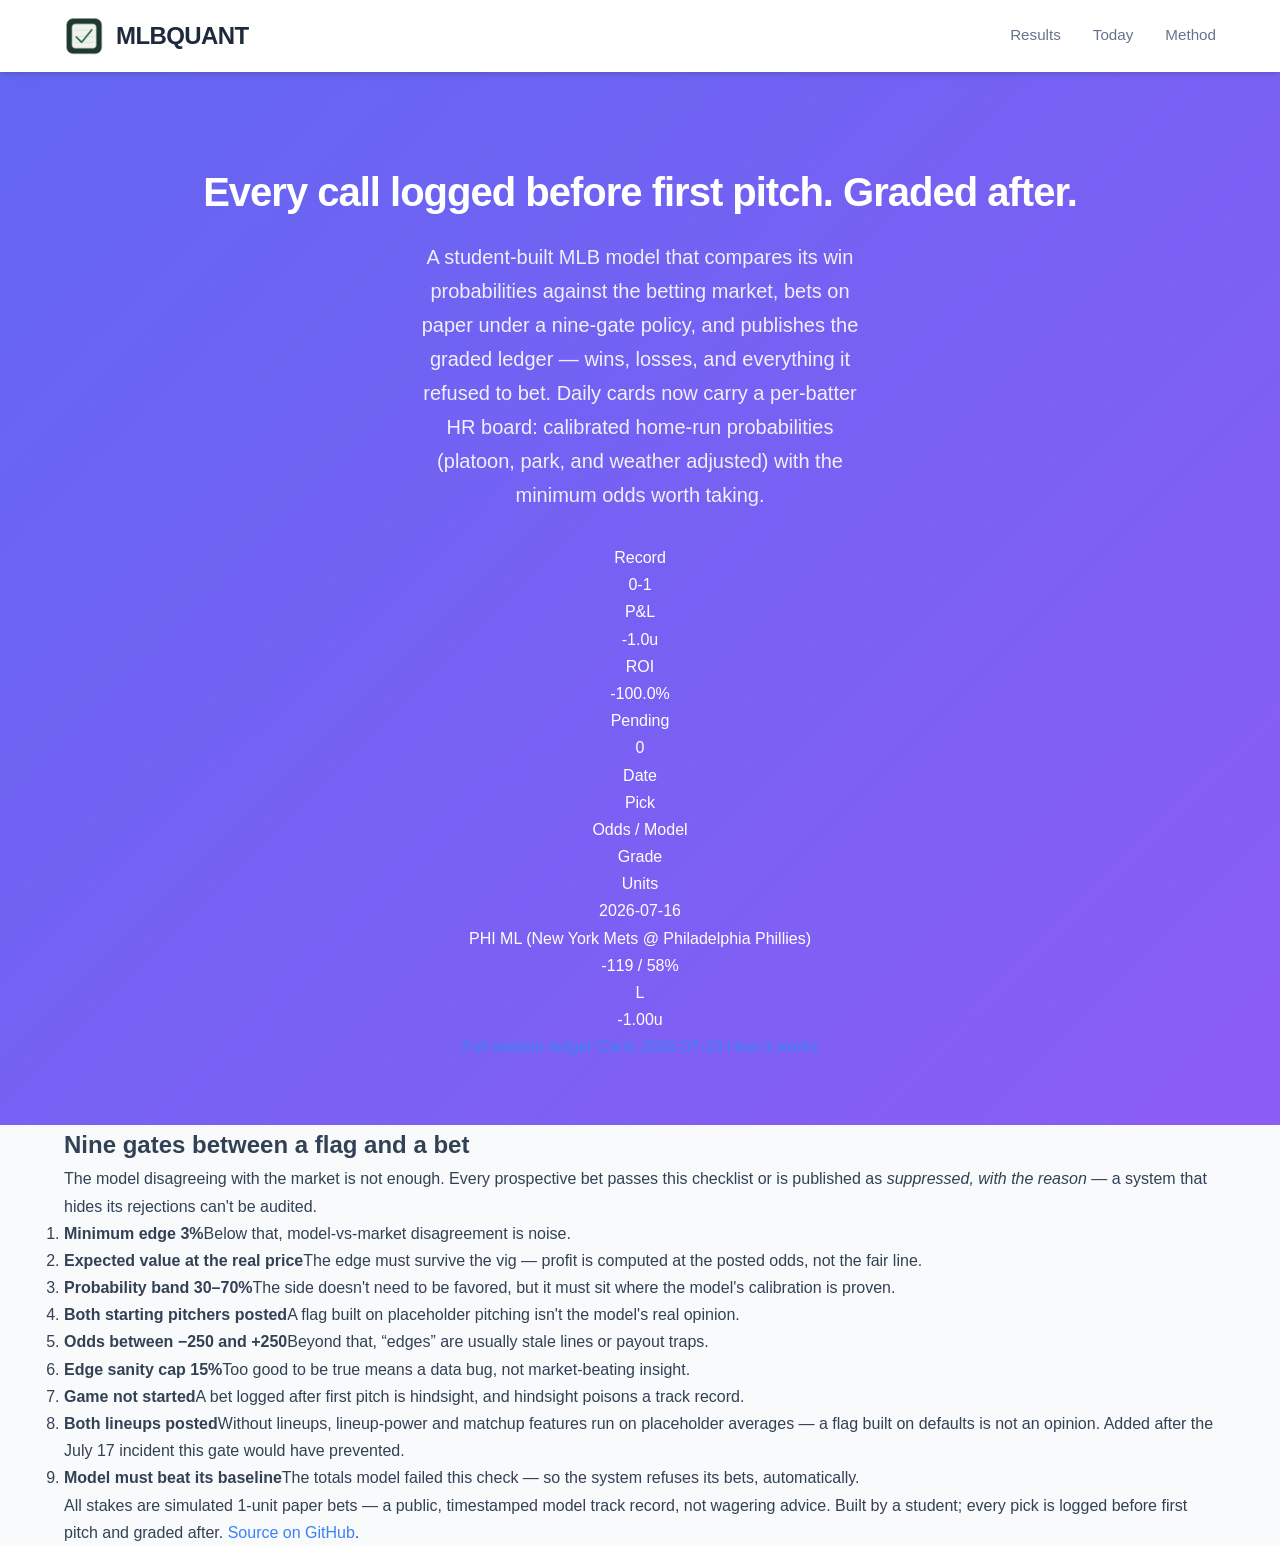
<file: docs_backup/index.html>
<!DOCTYPE html>
<html lang="en"><head><meta charset="utf-8">
<meta name="viewport" content="width=device-width, initial-scale=1">
<meta name="theme-color" content="#0F172A">
<link rel="manifest" href="manifest.json">
<link rel="apple-touch-icon" href="icon-192.png">
<title>Live ledger - MLBQuant</title><link rel="preconnect" href="https://fonts.googleapis.com"><link href="https://fonts.googleapis.com/css2?family=Barlow+Condensed:wght@600;700&family=Public+Sans:wght@400;600&family=IBM+Plex+Mono:wght@400;600&display=swap" rel="stylesheet">
<link rel="stylesheet" href="style.css">
<script>if('serviceWorker' in navigator){navigator.serviceWorker.register('sw.js');}</script>
</head><body>
<header><div class="wrap nav-container">
<div class="logo">
<img src="icon-192.png" alt="MLBQuant logo" class="logo-img">
<span class="logo-text">MLBQUANT</span>
</div>
<nav class="nav-links"><a href="season.html">Results</a><a href="today.html">Today</a><a href="method.html">Method</a></nav>
</div></header>

    <div class="hero"><div class="wrap">
    <h1>Every call logged before first&nbsp;pitch. Graded&nbsp;after.</h1>
    <p class="sub">A student-built MLB model that compares its win probabilities against the
    betting market, bets on paper under a nine-gate policy, and publishes the graded ledger —
    wins, losses, and everything it refused to bet. Daily cards now carry a per-batter HR board:
    calibrated home-run probabilities (platoon, park, and weather adjusted) with the minimum
    odds worth taking.</p>
    <div class="ledger"><div class="ledger-head mono">
<div class="stat"><div class="l">Record</div><div class="n">0-1</div></div>
<div class="stat"><div class="l">P&L</div><div class="n loss">-1.0u</div></div>
<div class="stat"><div class="l">ROI</div><div class="n loss">-100.0%</div></div>
<div class="stat"><div class="l">Pending</div><div class="n">0</div></div>
</div><div class="rows"><div class="row headrow mono"><div>Date</div><div>Pick</div><div class="hide-m">Odds / Model</div><div>Grade</div><div class="hide-m">Units</div></div><div class="row mono"><div>2026-07-16</div><div>PHI ML <span style="color:var(--muted)">(New York Mets @ Philadelphia Phillies)</span></div><div class="hide-m">-119 / 58%</div><div class="grade L">L</div><div class="hide-m">-1.00u</div></div></div></div>
    <div class="actions">
    <a class="btn solid" href="season.html">Full season ledger</a>
    <a class="btn" href="today.html">Card: 2026-07-19</a>
    <a class="btn" href="method.html">How it works</a>
    </div>
    </div></div>
    <section><div class="wrap">
    <h2>Nine gates between a flag and a bet</h2>
    <p class="body">The model disagreeing with the market is not enough. Every prospective bet
    passes this checklist or is published as <em>suppressed, with the reason</em> — a system
    that hides its rejections can't be audited.</p>
    <ol class="gates"><li><div><b>Minimum edge 3%</b><span>Below that, model-vs-market disagreement is noise.</span></div></li><li><div><b>Expected value at the real price</b><span>The edge must survive the vig — profit is computed at the posted odds, not the fair line.</span></div></li><li><div><b>Probability band 30–70%</b><span>The side doesn't need to be favored, but it must sit where the model's calibration is proven.</span></div></li><li><div><b>Both starting pitchers posted</b><span>A flag built on placeholder pitching isn't the model's real opinion.</span></div></li><li><div><b>Odds between −250 and +250</b><span>Beyond that, “edges” are usually stale lines or payout traps.</span></div></li><li><div><b>Edge sanity cap 15%</b><span>Too good to be true means a data bug, not market-beating insight.</span></div></li><li><div><b>Game not started</b><span>A bet logged after first pitch is hindsight, and hindsight poisons a track record.</span></div></li><li><div><b>Both lineups posted</b><span>Without lineups, lineup-power and matchup features run on placeholder averages — a flag built on defaults is not an opinion. Added after the July 17 incident this gate would have prevented.</span></div></li><li><div><b>Model must beat its baseline</b><span>The totals model failed this check — so the system refuses its bets, automatically.</span></div></li></ol>
    </div></section>
    
<footer><div class="wrap">All stakes are simulated 1-unit paper bets — a public, timestamped
model track record, not wagering advice. Built by a student; every pick is logged before
first pitch and graded after. <a href="https://github.com/aa2-2/SportsQuant-AI">Source on GitHub</a>.
</div></footer></body></html>
</file>
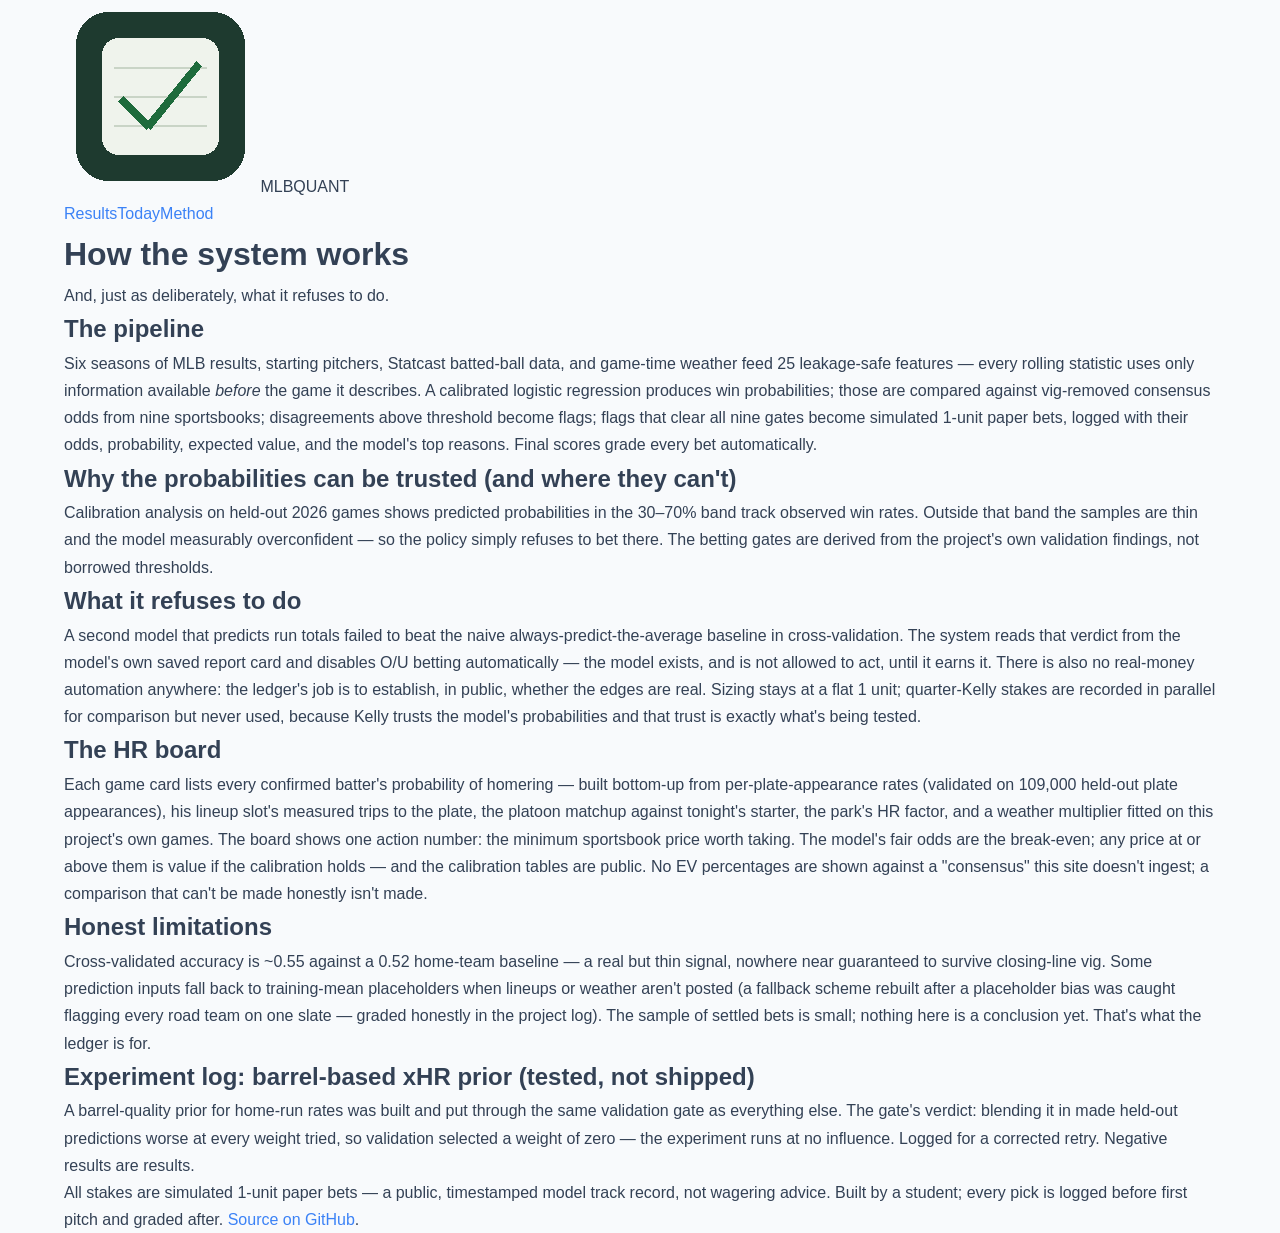
<file: docs/method.html>
<!DOCTYPE html>
<html lang="en"><head><meta charset="utf-8">
<meta name="viewport" content="width=device-width, initial-scale=1">
<meta name="theme-color" content="#0F172A">
<link rel="manifest" href="manifest.json">
<link rel="apple-touch-icon" href="icon-192.png">
<title>Method - MLBQuant</title><link rel="preconnect" href="https://fonts.googleapis.com"><link href="https://fonts.googleapis.com/css2?family=Barlow+Condensed:wght@600;700&family=Public+Sans:wght@400;600&family=IBM+Plex+Mono:wght@400;600&display=swap" rel="stylesheet">
<link rel="stylesheet" href="style.css">
<script>if('serviceWorker' in navigator){navigator.serviceWorker.register('sw.js');}</script>
</head><body>
<header><div class="wrap nav-container">
<div class="logo">
<img src="icon-192.png" alt="MLBQuant logo" class="logo-img">
<span class="logo-text">MLBQUANT</span>
</div>
<nav class="nav-links"><a href="season.html">Results</a><a href="today.html">Today</a><a href="method.html">Method</a></nav>
</div></header>

    <div class="hero"><div class="wrap"><h1>How the system works</h1>
    <p class="sub">And, just as deliberately, what it refuses to do.</p></div></div>
    <section><div class="wrap">
    <h2>The pipeline</h2>
    <p class="body">Six seasons of MLB results, starting pitchers, Statcast batted-ball data, and
    game-time weather feed 25 leakage-safe features — every rolling statistic uses only
    information available <em>before</em> the game it describes. A calibrated logistic regression
    produces win probabilities; those are compared against vig-removed consensus odds from nine
    sportsbooks; disagreements above threshold become flags; flags that clear all nine gates
    become simulated 1-unit paper bets, logged with their odds, probability, expected value,
    and the model's top reasons. Final scores grade every bet automatically.</p>
    <h2>Why the probabilities can be trusted (and where they can't)</h2>
    <p class="body">Calibration analysis on held-out 2026 games shows predicted probabilities in
    the 30–70% band track observed win rates. Outside that band the samples are thin and the
    model measurably overconfident — so the policy simply refuses to bet there. The betting gates
    are derived from the project's own validation findings, not borrowed thresholds.</p>
    <h2>What it refuses to do</h2>
    <p class="body">A second model that predicts run totals failed to beat the naive
    always-predict-the-average baseline in cross-validation. The system reads that verdict from
    the model's own saved report card and disables O/U betting automatically — the model exists,
    and is not allowed to act, until it earns it. There is also no real-money automation anywhere:
    the ledger's job is to establish, in public, whether the edges are real. Sizing stays at a
    flat 1 unit; quarter-Kelly stakes are recorded in parallel for comparison but never used,
    because Kelly trusts the model's probabilities and that trust is exactly what's being tested.</p>
    <h2>The HR board</h2>
    <p class="body">Each game card lists every confirmed batter's probability of homering —
    built bottom-up from per-plate-appearance rates (validated on 109,000 held-out plate
    appearances), his lineup slot's measured trips to the plate, the platoon matchup against
    tonight's starter, the park's HR factor, and a weather multiplier fitted on this project's
    own games. The board shows one action number: the minimum sportsbook price worth taking.
    The model's fair odds are the break-even; any price at or above them is value if the
    calibration holds — and the calibration tables are public. No EV percentages are shown
    against a "consensus" this site doesn't ingest; a comparison that can't be made honestly
    isn't made.</p>
    <h2>Honest limitations</h2>
    <p class="body">Cross-validated accuracy is ~0.55 against a 0.52 home-team baseline — a real
    but thin signal, nowhere near guaranteed to survive closing-line vig. Some prediction inputs
    fall back to training-mean placeholders when lineups or weather aren't posted (a fallback
    scheme rebuilt after a placeholder bias was caught flagging every road team on one slate —
    graded honestly in the project log). The sample of settled bets is small; nothing here is a
    conclusion yet. That's what the ledger is for.</p>
    <h2>Experiment log: barrel-based xHR prior (tested, not shipped)</h2>
    <p class="body">A barrel-quality prior for home-run rates was built and put through the
    same validation gate as everything else. The gate's verdict: blending it in made held-out
    predictions worse at every weight tried, so validation selected a weight of zero — the
    experiment runs at no influence. Logged for a corrected retry. Negative results are
    results.</p>
    </div></section>
    
<footer><div class="wrap">All stakes are simulated 1-unit paper bets — a public, timestamped
model track record, not wagering advice. Built by a student; every pick is logged before
first pitch and graded after. <a href="https://github.com/aa2-2/SportsQuant-AI">Source on GitHub</a>.
</div></footer></body></html>
</file>
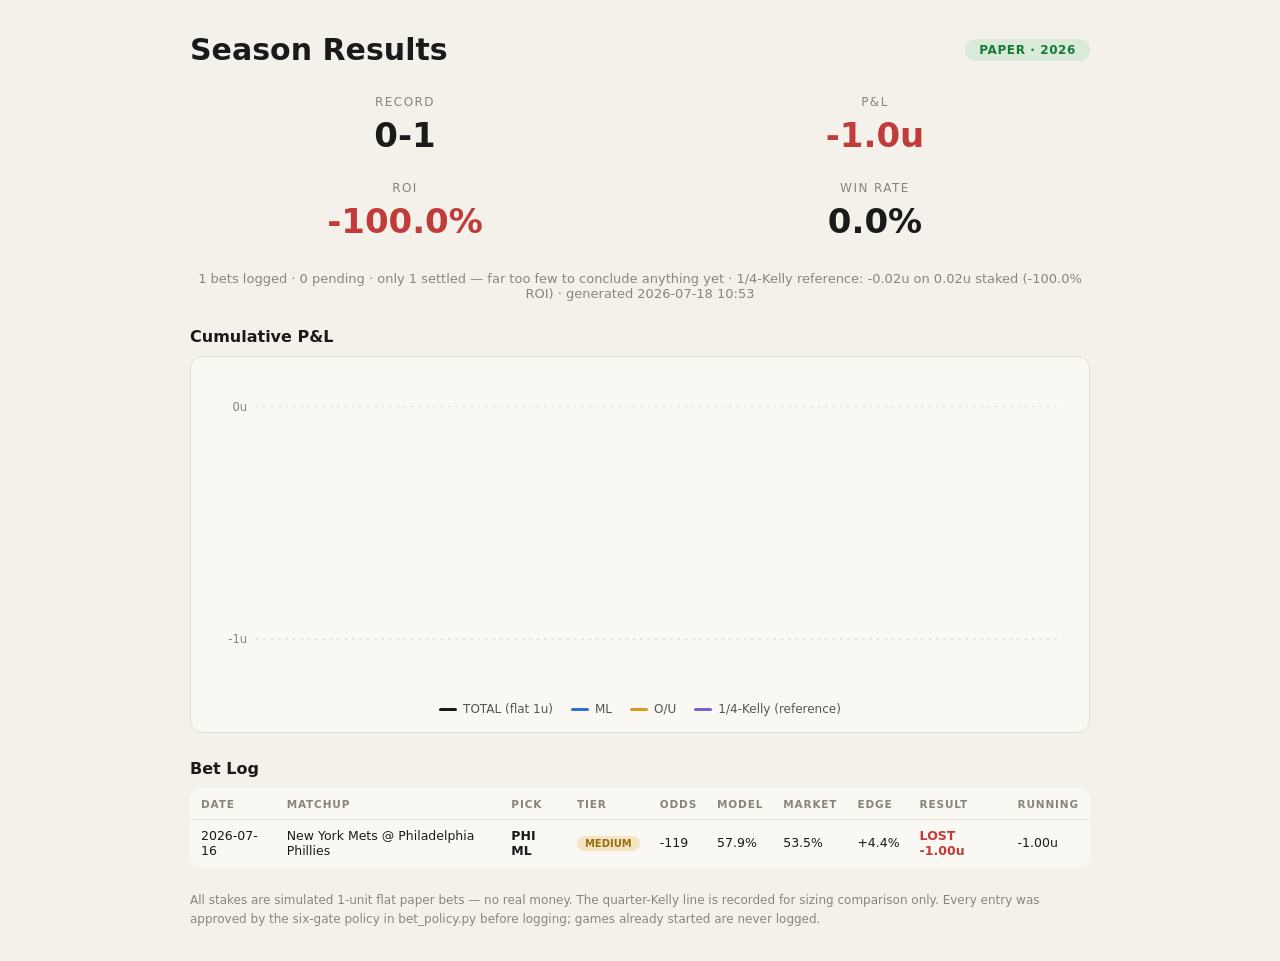
<file: docs/season.html>
<!DOCTYPE html>
<html><head><meta charset='utf-8'><title>MLBQuant — Season Results</title>
<style>
* { box-sizing:border-box; margin:0; }
body { background:#f4f1ea; color:#1a1a1a; font-family:'Segoe UI',system-ui,sans-serif; padding:32px 16px; }
.wrap { max-width:900px; margin:0 auto; }
.tophead { display:flex; justify-content:space-between; align-items:center; margin-bottom:28px; }
h1 { font-size:30px; font-weight:800; }
.pill { background:#d9ead9; color:#1a7a3a; font-size:12px; font-weight:700; padding:4px 14px; border-radius:999px; letter-spacing:.05em; }
.stats { display:grid; grid-template-columns:repeat(2,1fr); gap:26px 40px; text-align:center; margin-bottom:30px; }
.stat .l { font-size:12px; color:#8a8578; text-transform:uppercase; letter-spacing:.12em; margin-bottom:6px; }
.stat .n { font-size:34px; font-weight:800; font-variant-numeric:tabular-nums; }
.pos { color:#1a9a4a; } .neg { color:#c23b3b; }
.meta { text-align:center; color:#8a8578; font-size:13px; margin-bottom:26px; }
h2 { font-size:16px; font-weight:700; margin:26px 0 10px; }
.chartbox { background:#faf8f3; border:1px solid #e2ddd0; border-radius:12px; padding:16px; }
.legend { display:flex; gap:18px; justify-content:center; font-size:12px; color:#555; margin-top:8px; }
.legend span::before { content:''; display:inline-block; width:18px; height:3px; margin-right:6px; vertical-align:middle; border-radius:2px; }
.leg-total::before { background:#1a1a1a; } .leg-ml::before { background:#2f6fd6; }
.leg-ou::before { background:#d99a22; } .leg-kelly::before { background:#7a5fd0; }
table { width:100%; border-collapse:collapse; font-size:12.5px; background:#faf8f3; border:1px solid #e2ddd0; border-radius:12px; overflow:hidden; }
th { text-align:left; padding:9px 10px; color:#8a8578; font-size:10.5px; text-transform:uppercase; letter-spacing:.08em; border-bottom:1px solid #e2ddd0; }
td { padding:8px 10px; border-bottom:1px solid #eee8db; font-variant-numeric:tabular-nums; }
tr:last-child td { border-bottom:none; }
.tier { font-size:10px; font-weight:800; padding:2px 8px; border-radius:999px; }
.tier.HIGH { background:#d9ead9; color:#1a7a3a; } .tier.MEDIUM { background:#f4e6c4; color:#9a6d10; }
.won { color:#1a9a4a; font-weight:700; } .lost { color:#c23b3b; font-weight:700; } .pendingtxt { color:#8a8578; }
.footer { color:#8a8578; font-size:12px; margin-top:24px; line-height:1.6; }
.empty { text-align:center; color:#8a8578; padding:40px 0; }
</style></head><body><div class='wrap'>
<div class='tophead'><h1>Season Results</h1><span class='pill'>PAPER · 2026</span></div>
<div class='stats'>
  <div class='stat'><div class='l'>Record</div><div class='n'>0-1</div></div>
  <div class='stat'><div class='l'>P&amp;L</div><div class='n neg'>-1.0u</div></div>
  <div class='stat'><div class='l'>ROI</div><div class='n neg'>-100.0%</div></div>
  <div class='stat'><div class='l'>Win Rate</div><div class='n'>0.0%</div></div>
</div>
<div class='meta'>1 bets logged · 0 pending · only 1 settled — far too few to conclude anything yet · 1/4-Kelly reference: -0.02u on 0.02u staked (-100.0% ROI)
· generated 2026-07-18 10:53</div>
<h2>Cumulative P&amp;L</h2>
<div class='chartbox'><svg viewBox='0 0 820 300' width='100%' xmlns='http://www.w3.org/2000/svg'><line x1='46' y1='472.0' x2='808' y2='472.0' stroke='#e2ddd0' stroke-dasharray='3,4'/><text x='38' y='476.0' font-size='11' fill='#8a8578' text-anchor='end'>-2u</text><line x1='46' y1='252.0' x2='808' y2='252.0' stroke='#e2ddd0' stroke-dasharray='3,4'/><text x='38' y='256.0' font-size='11' fill='#8a8578' text-anchor='end'>-1u</text><line x1='46' y1='32.0' x2='808' y2='32.0' stroke='#e2ddd0' stroke-dasharray='3,4'/><text x='38' y='36.0' font-size='11' fill='#8a8578' text-anchor='end'>0u</text><polyline points='46.0,36.4' fill='none' stroke='#7a5fd0' stroke-width='2.4' stroke-dasharray='5,4'/><polyline points='46.0,32.0' fill='none' stroke='#d99a22' stroke-width='2.4'/><polyline points='46.0,252.0' fill='none' stroke='#2f6fd6' stroke-width='2.4'/><polyline points='46.0,252.0' fill='none' stroke='#1a1a1a' stroke-width='2.4'/></svg><div class='legend'><span class='leg-total'>TOTAL (flat 1u)</span><span class='leg-ml'>ML</span><span class='leg-ou'>O/U</span><span class='leg-kelly'>1/4-Kelly (reference)</span></div></div>
<h2>Bet Log</h2>
<table><tr><th>Date</th><th>Matchup</th><th>Pick</th><th>Tier</th><th>Odds</th><th>Model</th><th>Market</th><th>Edge</th><th>Result</th><th>Running</th></tr><tr><td>2026-07-16</td><td>New York Mets @ Philadelphia Phillies</td><td><b>PHI ML</b></td><td><span class='tier MEDIUM'>MEDIUM</span></td><td>-119</td><td>57.9%</td><td>53.5%</td><td>+4.4%</td><td><span class='lost'>LOST -1.00u</span></td><td>-1.00u</td></tr></table>
<div class='footer'>All stakes are simulated 1-unit flat paper bets — no real money. The quarter-Kelly
line is recorded for sizing comparison only. Every entry was approved by the six-gate policy in
bet_policy.py before logging; games already started are never logged.</div>
</div></body></html>
</file>
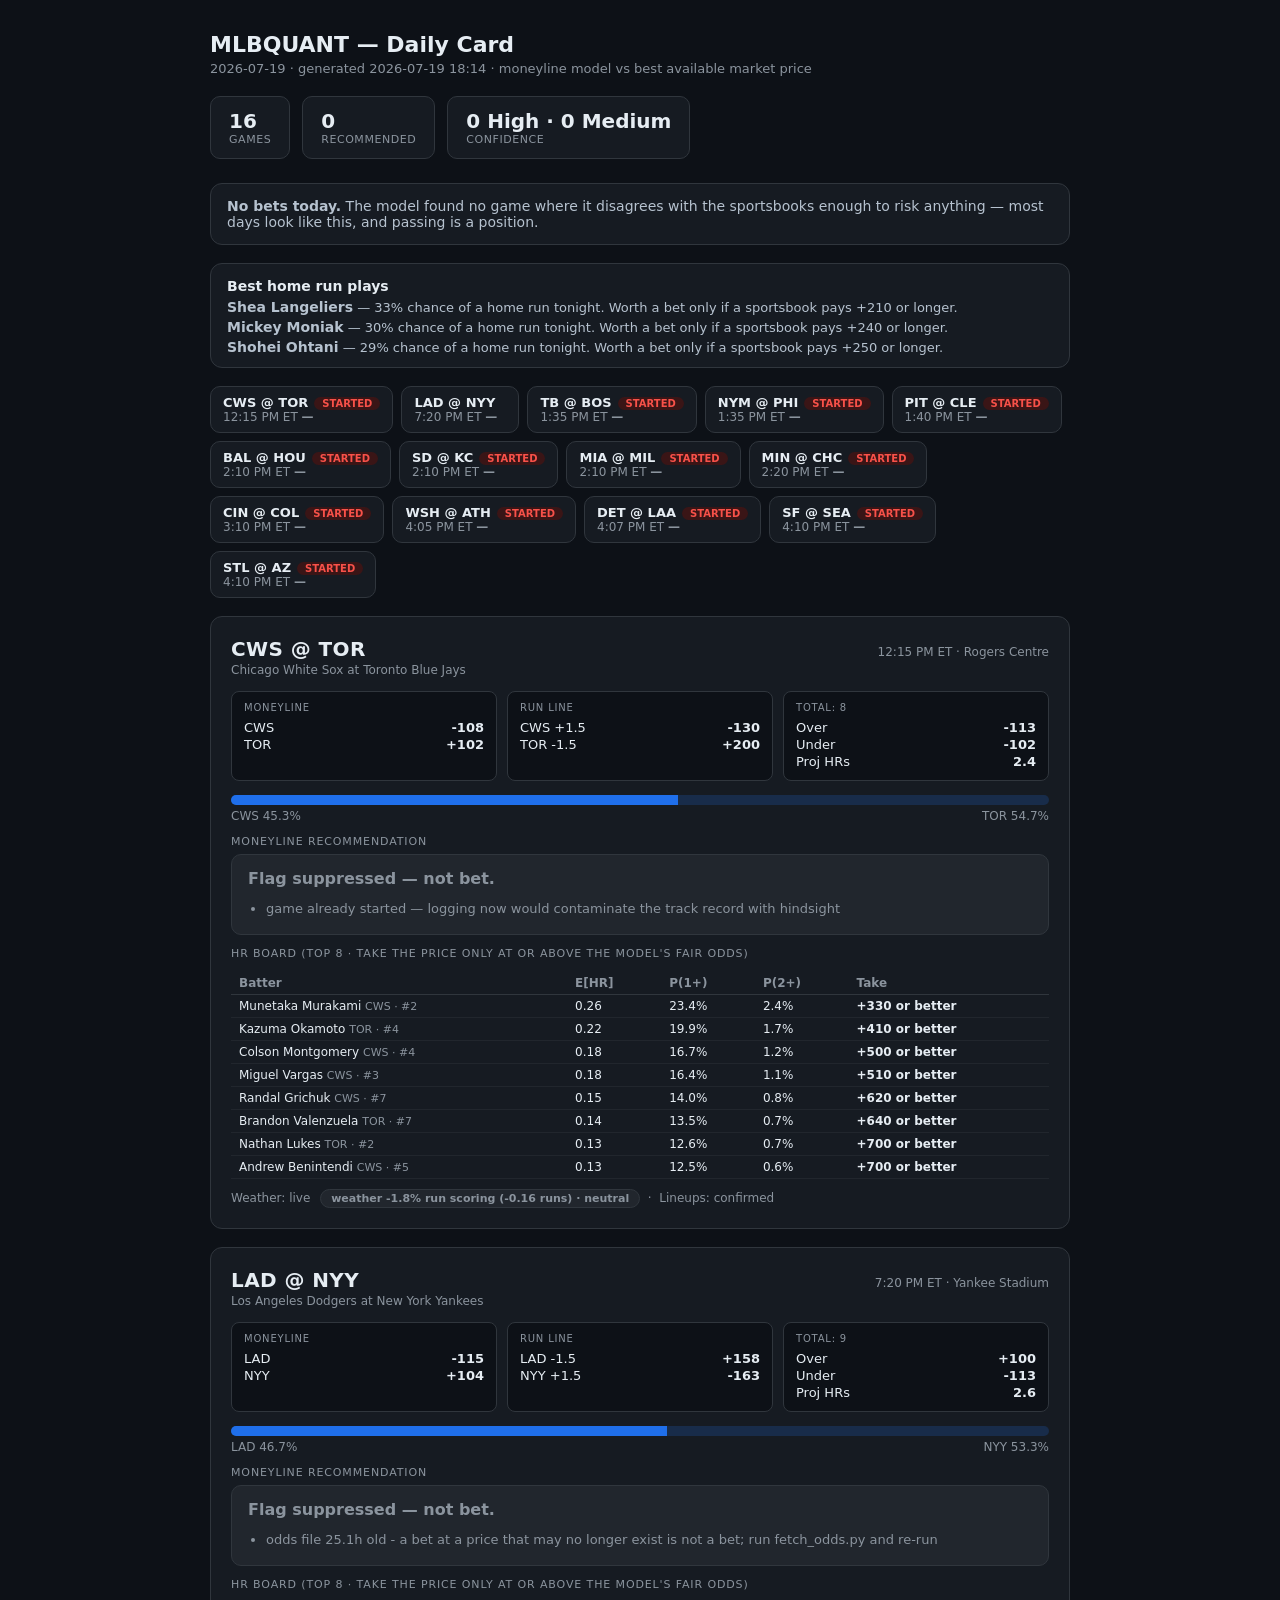
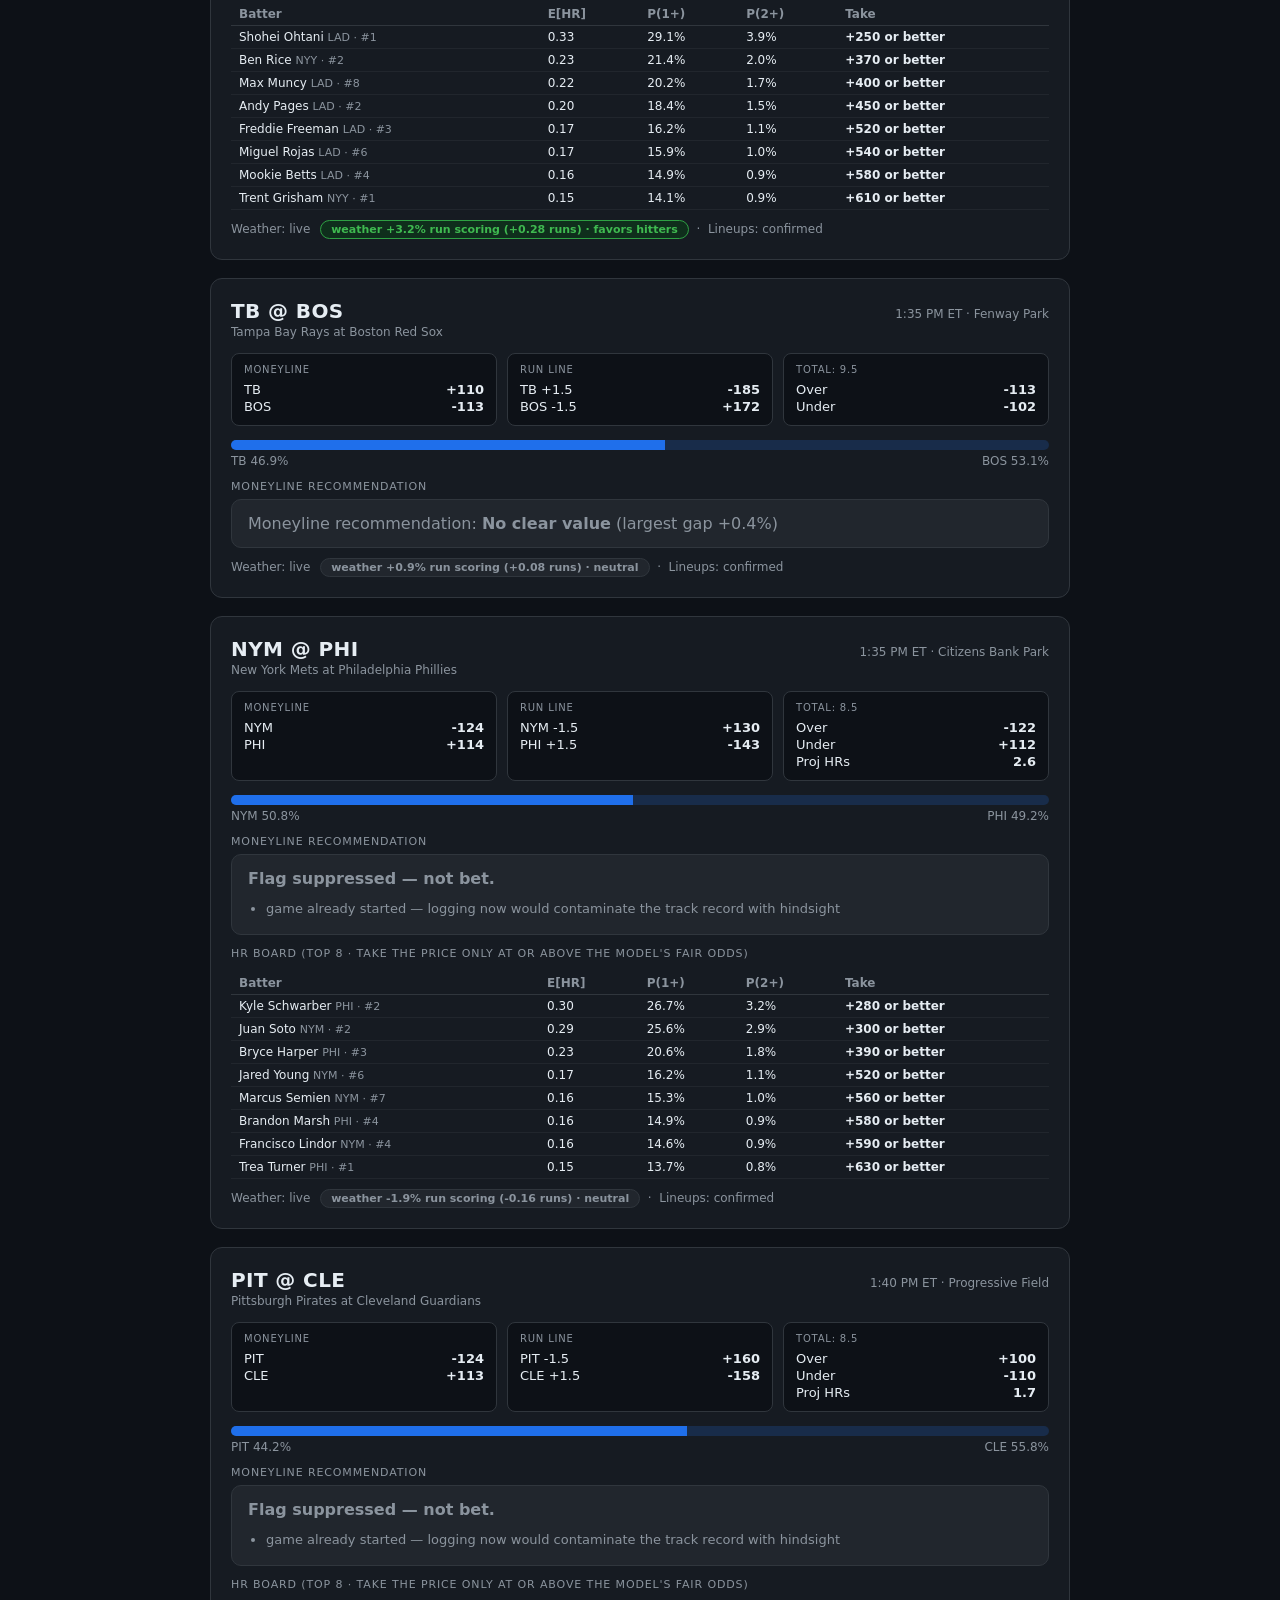
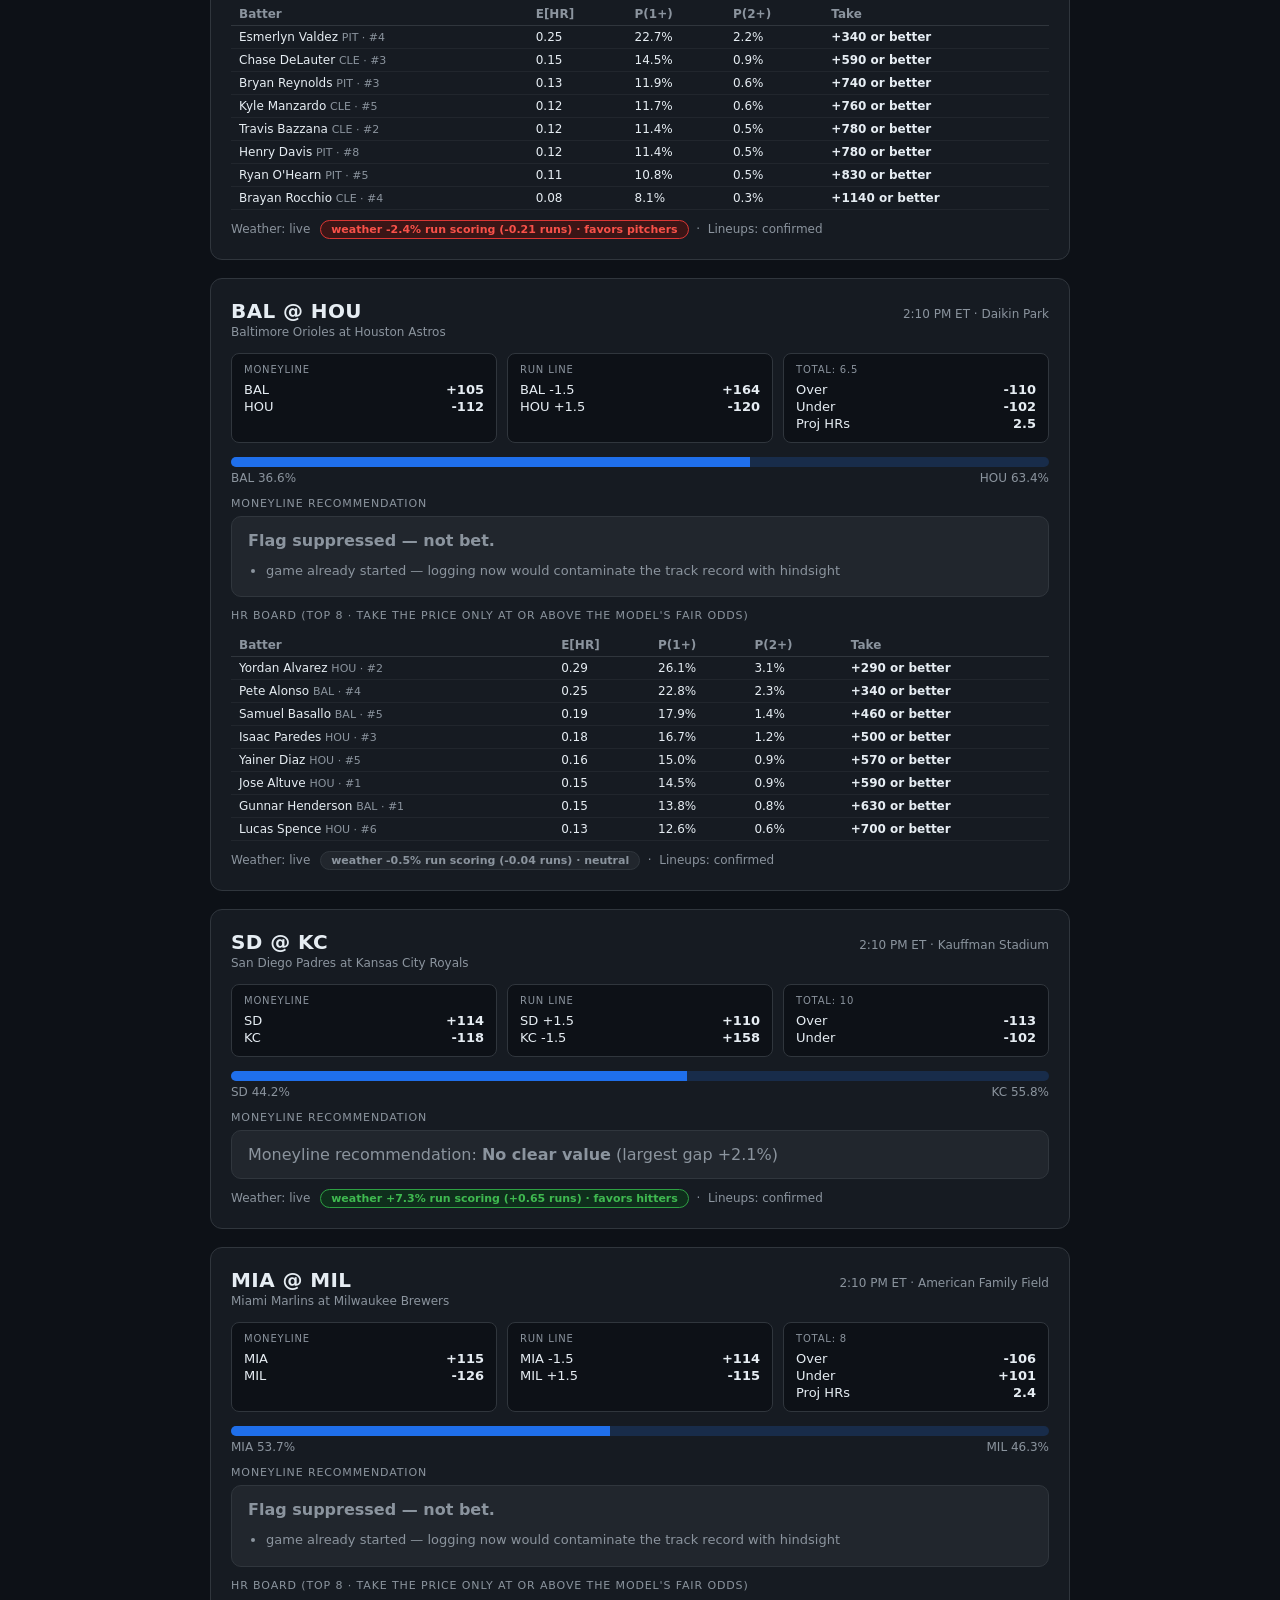
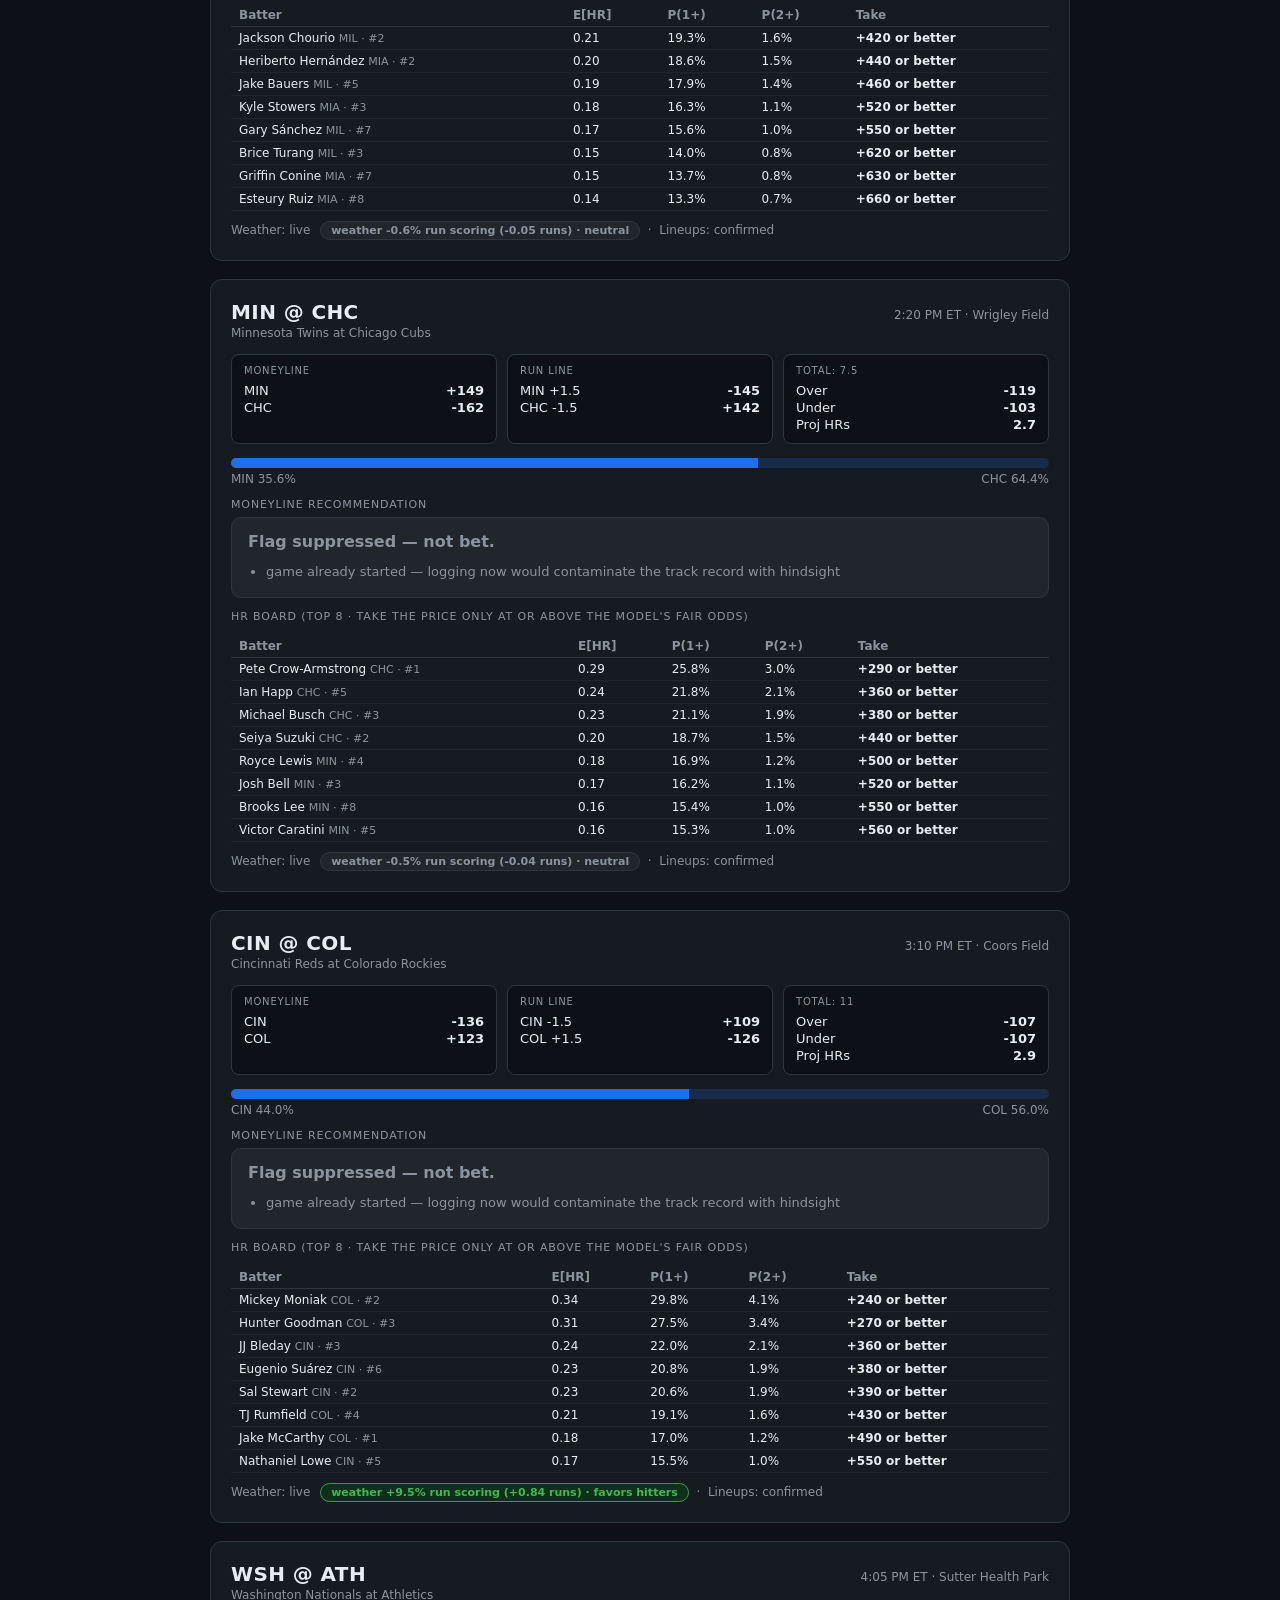
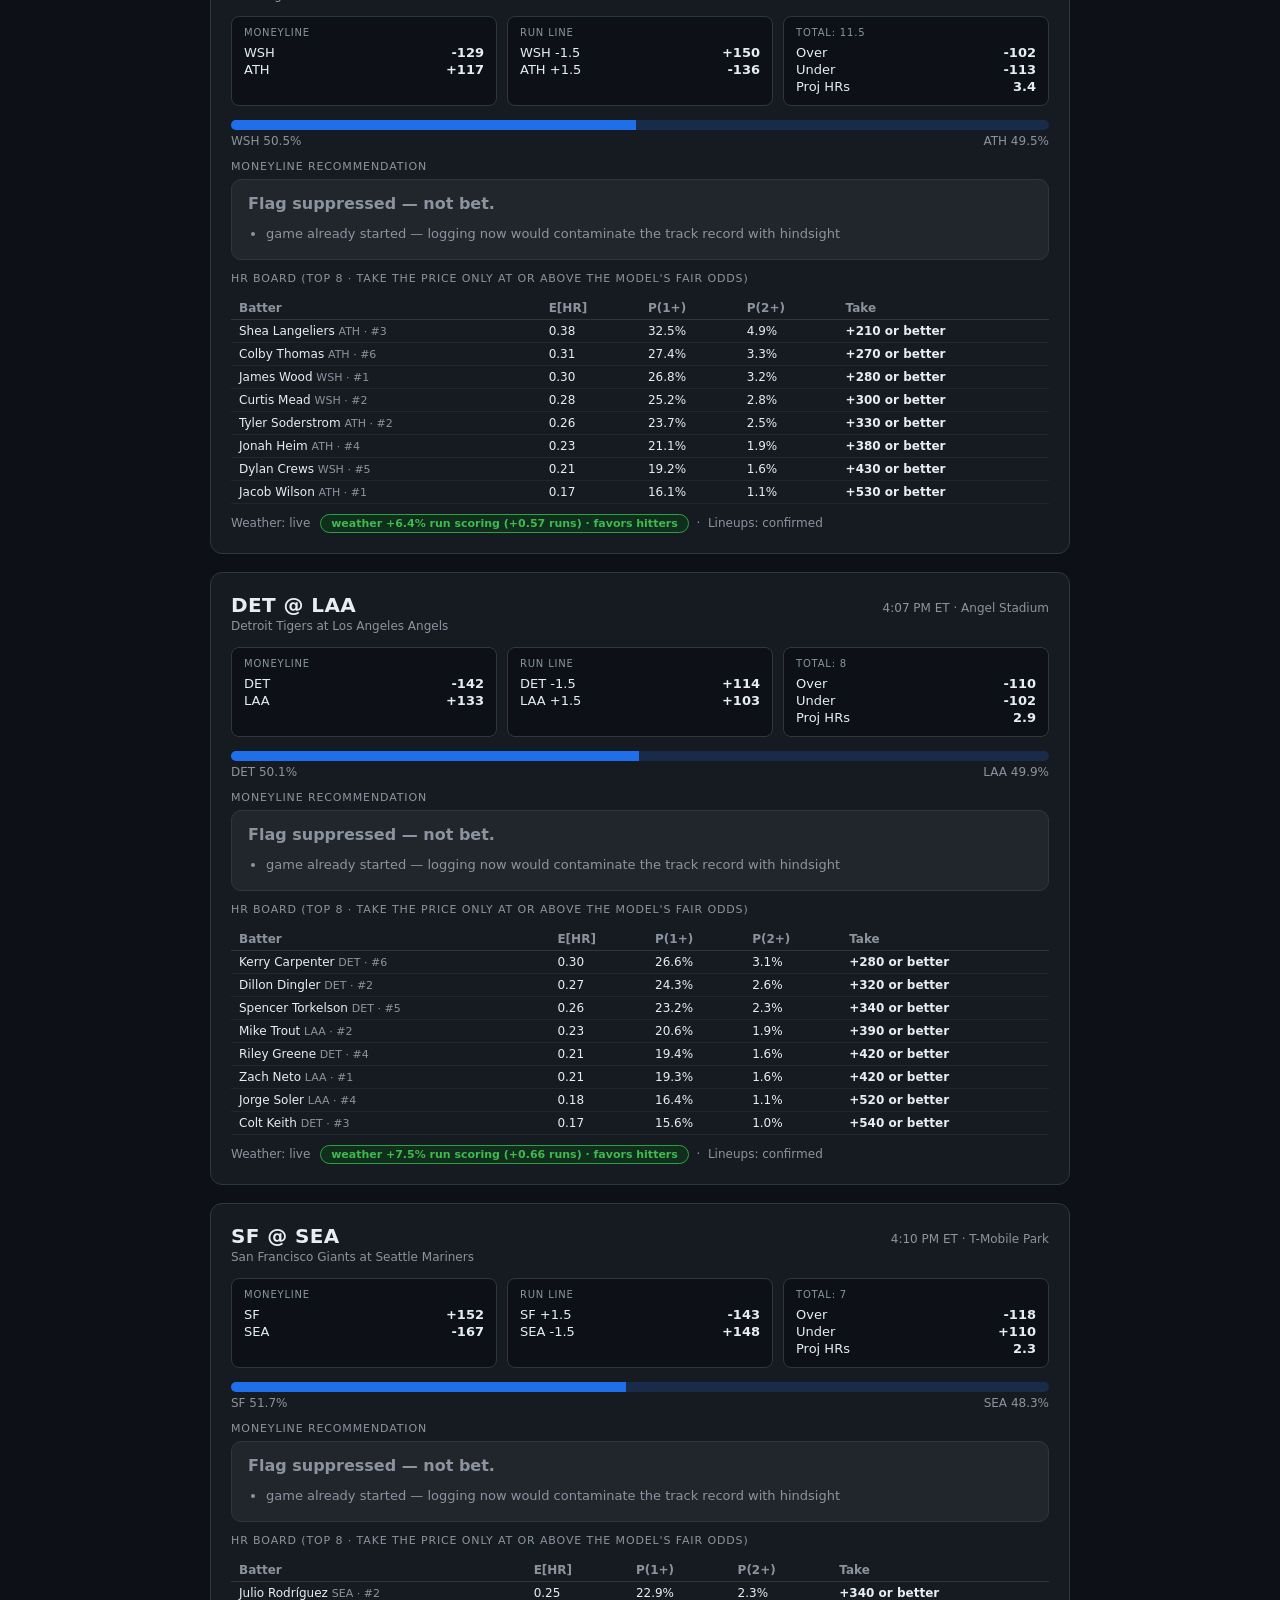
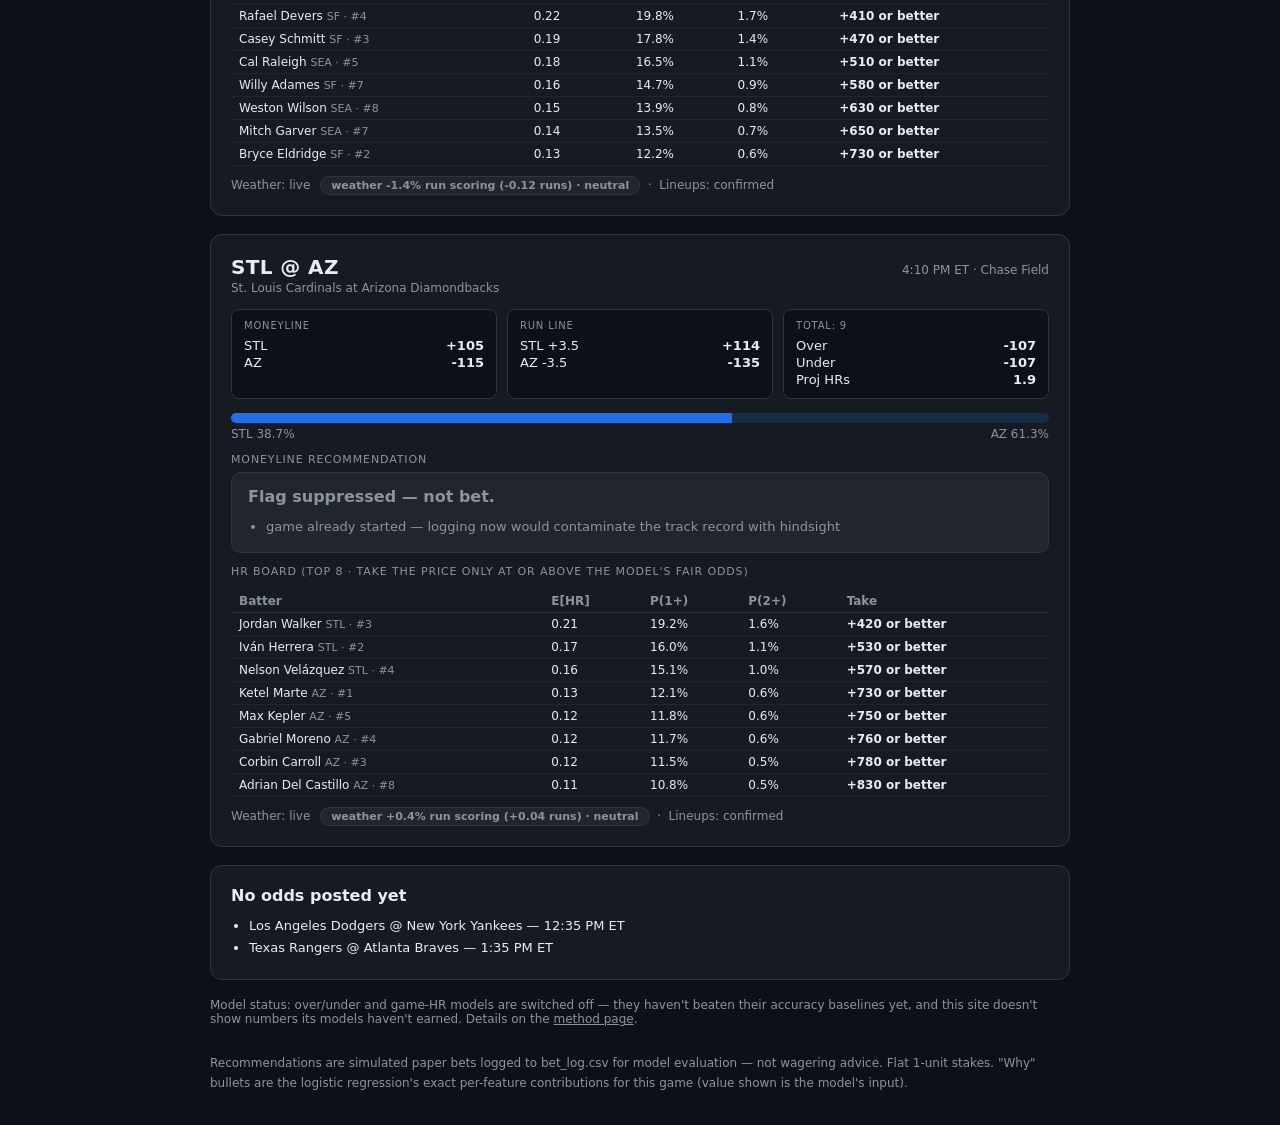
<file: docs/today.html>
<!DOCTYPE html>
<html><head><meta charset='utf-8'>
<title>MLBQuant — Edge Report 2026-07-19</title>
<style>
:root { color-scheme: dark; }
* { box-sizing: border-box; margin: 0; }
body { background:#0d1117; color:#e6edf3; font-family:'Segoe UI',system-ui,sans-serif; padding:32px 16px; }
.wrap { max-width: 860px; margin: 0 auto; }
h1 { font-size: 22px; margin-bottom: 4px; }
.sub { color:#8b949e; font-size: 13px; margin-bottom: 20px; }
.totals { display:flex; gap:12px; margin-bottom:24px; flex-wrap:wrap; }
.stat { background:#161b22; border:1px solid #30363d; border-radius:10px; padding:12px 18px; }
.stat .n { font-size:20px; font-weight:700; }
.stat .l { font-size:11px; color:#8b949e; text-transform:uppercase; letter-spacing:.05em; }
.card { background:#161b22; border:1px solid #30363d; border-radius:12px; padding:20px; margin-bottom:18px; }
.head { display:flex; justify-content:space-between; align-items:baseline; flex-wrap:wrap; gap:8px; }
.matchup { font-size:18px; font-weight:700; }
.meta { color:#8b949e; font-size:12px; }
.odds { display:flex; gap:10px; margin:14px 0; flex-wrap:wrap; }
.oddbox { background:#0d1117; border:1px solid #30363d; border-radius:8px; padding:8px 14px; font-size:13px; }
.oddbox b { font-size:15px; }
.probbar { height:10px; border-radius:5px; background:#1f6feb33; overflow:hidden; margin:8px 0 4px; }
.probbar div { height:100%; background:#1f6feb; }
.problabel { display:flex; justify-content:space-between; font-size:12px; color:#8b949e; margin-bottom:12px; }
.rec { border-radius:10px; padding:14px 16px; margin-top:6px; }
.rec.high { background:#0f2e1c; border:1px solid #2ea043; }
.rec.medium { background:#2d2308; border:1px solid #d29922; }
.rec.none { background:#21262d; border:1px solid #30363d; color:#8b949e; }
.tier { display:inline-block; font-size:11px; font-weight:700; letter-spacing:.08em; padding:2px 10px; border-radius:999px; margin-right:8px; }
.tier.high { background:#2ea043; color:#04120a; }
.tier.medium { background:#d29922; color:#1c1503; }
.pick { font-size:16px; font-weight:700; }
.edge { float:right; font-weight:700; }
ul.reasons { margin:10px 0 0 0; padding-left:18px; font-size:13px; line-height:1.7; }
.abbrs { font-size:20px; font-weight:800; letter-spacing:.02em; }
.fullnames { color:#8b949e; font-size:12px; margin-top:2px; }
.markets { display:grid; grid-template-columns:repeat(3,1fr); gap:10px; margin:14px 0; }
.mkt { background:#0d1117; border:1px solid #30363d; border-radius:8px; padding:10px 12px; }
.mkt .t { font-size:10px; color:#8b949e; text-transform:uppercase; letter-spacing:.08em; margin-bottom:6px; }
.mkt .r { display:flex; justify-content:space-between; font-size:13px; padding:1px 0; }
.mkt .r b { font-variant-numeric:tabular-nums; }
.rechead { font-size:11px; color:#8b949e; text-transform:uppercase; letter-spacing:.08em; margin:12px 0 6px; }
.norec { color:#8b949e; font-size:13px; padding:8px 0 0; }
@media (max-width:640px){ .markets { grid-template-columns:1fr; } }
.strip { display:flex; flex-wrap:wrap; gap:8px; margin:0 0 18px; }
.gchip { display:block; background:#161b22; border:1px solid #30363d; border-radius:10px;
  padding:8px 12px; text-decoration:none; color:#e6edf3; font-size:12px; min-width:118px; }
.gchip b { display:block; font-size:13px; }
.gchip .t { color:#8b949e; }
.gchip .e { font-weight:700; }
.gchip .e.high { color:#3fb950; } .gchip .e.medium { color:#d29922; } .gchip .e.none { color:#8b949e; }
.status { display:inline-block; font-size:10px; font-weight:700; padding:1px 8px;
  border-radius:999px; margin-left:6px; vertical-align:middle; }
.status.started { background:#3a1516; color:#f85149; }
.status.upcoming { background:#21262d; color:#8b949e; }
ul.reasons .against { color:#8b949e; }
.dq { margin-top:10px; font-size:12px; color:#8b949e; }
.wchip { display:inline-block; font-size:11px; font-weight:700; padding:2px 10px; border-radius:999px; margin-left:6px; }
.wchip.pos { background:#0f2e1c; color:#3fb950; border:1px solid #2ea043; }
.wchip.neg { background:#3a1516; color:#f85149; border:1px solid #da3633; }
.wchip.neu { background:#21262d; color:#8b949e; border:1px solid #30363d; }
.hrboard { margin-top:12px; }
.hrboard table { width:100%; border-collapse:collapse; font-size:12px; }
.hrboard th { text-align:left; color:#8b949e; font-weight:600; padding:4px 8px;
  border-bottom:1px solid #30363d; }
.hrboard td { padding:4px 8px; border-bottom:1px solid #21262d; }
.hrboard td.num { font-variant-numeric:tabular-nums; }
.hrboard .teamtag { color:#8b949e; font-size:11px; }
.bestbets { margin:0 0 18px; }
.bestbets h2 { font-size:16px; margin:0 0 10px; color:#e6edf3; }
.bb { background:#12261a; border:1px solid #2ea043; border-radius:12px; padding:14px 16px; margin-bottom:10px; }
.bb.medium { background:#241d0e; border-color:#9e6a03; }
.bb .pickline { font-size:17px; font-weight:800; }
.bb .conf { font-size:11px; font-weight:700; letter-spacing:.08em; padding:2px 10px;
  border-radius:999px; margin-left:8px; vertical-align:middle; }
.bb .conf.high { background:#1a7f37; color:#fff; } .bb .conf.medium { background:#9e6a03; color:#fff; }
.bb .plain { color:#b6c2cf; font-size:13px; margin-top:6px; }
.nobets { background:#161b22; border:1px solid #30363d; border-radius:12px; padding:14px 16px;
  margin-bottom:18px; color:#b6c2cf; font-size:14px; }
.hrtop { background:#161b22; border:1px solid #30363d; border-radius:12px; padding:12px 16px; margin-bottom:18px; }
.hrtop b { font-size:14px; } .hrtop .plain { color:#b6c2cf; font-size:13px; margin-top:4px; }
.modelnote { color:#8b949e; font-size:12px; margin:18px 0; }
.footer { color:#8b949e; font-size:12px; margin-top:28px; line-height:1.6; }
</style></head><body><div class='wrap'>
<h1>MLBQUANT — Daily Card</h1>
<div class='sub'>2026-07-19 · generated 2026-07-19 18:14 ·
moneyline model vs best available market price</div>
<div class='totals'>
  <div class='stat'><div class='n'>16</div><div class='l'>Games</div></div>
  <div class='stat'><div class='n'>0</div><div class='l'>Recommended</div></div>
  <div class='stat'><div class='n'>0 High · 0 Medium</div><div class='l'>Confidence</div></div>
</div>
<div class='nobets'><b>No bets today.</b> The model found no game where it disagrees with the sportsbooks enough to risk anything — most days look like this, and passing is a position.</div>
<div class='hrtop'><b>Best home run plays</b><div class='plain'><b>Shea Langeliers</b> — 33% chance of a home run tonight. Worth a bet only if a sportsbook pays +210 or longer.</div><div class='plain'><b>Mickey Moniak</b> — 30% chance of a home run tonight. Worth a bet only if a sportsbook pays +240 or longer.</div><div class='plain'><b>Shohei Ohtani</b> — 29% chance of a home run tonight. Worth a bet only if a sportsbook pays +250 or longer.</div></div>
<div class='strip'><a class='gchip' href='#g0'><b>CWS @ TOR<span class='status started'>STARTED</span></b><span class='t'>12:15 PM ET</span> <span class='e none'>—</span></a><a class='gchip' href='#g1'><b>LAD @ NYY</b><span class='t'>7:20 PM ET</span> <span class='e none'>—</span></a><a class='gchip' href='#g2'><b>TB @ BOS<span class='status started'>STARTED</span></b><span class='t'>1:35 PM ET</span> <span class='e none'>—</span></a><a class='gchip' href='#g3'><b>NYM @ PHI<span class='status started'>STARTED</span></b><span class='t'>1:35 PM ET</span> <span class='e none'>—</span></a><a class='gchip' href='#g4'><b>PIT @ CLE<span class='status started'>STARTED</span></b><span class='t'>1:40 PM ET</span> <span class='e none'>—</span></a><a class='gchip' href='#g5'><b>BAL @ HOU<span class='status started'>STARTED</span></b><span class='t'>2:10 PM ET</span> <span class='e none'>—</span></a><a class='gchip' href='#g6'><b>SD @ KC<span class='status started'>STARTED</span></b><span class='t'>2:10 PM ET</span> <span class='e none'>—</span></a><a class='gchip' href='#g7'><b>MIA @ MIL<span class='status started'>STARTED</span></b><span class='t'>2:10 PM ET</span> <span class='e none'>—</span></a><a class='gchip' href='#g8'><b>MIN @ CHC<span class='status started'>STARTED</span></b><span class='t'>2:20 PM ET</span> <span class='e none'>—</span></a><a class='gchip' href='#g9'><b>CIN @ COL<span class='status started'>STARTED</span></b><span class='t'>3:10 PM ET</span> <span class='e none'>—</span></a><a class='gchip' href='#g10'><b>WSH @ ATH<span class='status started'>STARTED</span></b><span class='t'>4:05 PM ET</span> <span class='e none'>—</span></a><a class='gchip' href='#g11'><b>DET @ LAA<span class='status started'>STARTED</span></b><span class='t'>4:07 PM ET</span> <span class='e none'>—</span></a><a class='gchip' href='#g12'><b>SF @ SEA<span class='status started'>STARTED</span></b><span class='t'>4:10 PM ET</span> <span class='e none'>—</span></a><a class='gchip' href='#g13'><b>STL @ AZ<span class='status started'>STARTED</span></b><span class='t'>4:10 PM ET</span> <span class='e none'>—</span></a></div>

    <div class='card' id='g0'>
      <div class='head'>
        <div>
          <div class='abbrs'>CWS @ TOR</div>
          <div class='fullnames'>Chicago White Sox at Toronto Blue Jays</div>
        </div>
        <span class='meta'>12:15 PM ET · Rogers Centre</span>
      </div>
      
      <div class='markets'>
        <div class='mkt'><div class='t'>Moneyline</div>
          <div class='r'><span>CWS</span><b>-108</b></div>
          <div class='r'><span>TOR</span><b>+102</b></div>
        </div>
        <div class='mkt'><div class='t'>Run Line</div>
          <div class='r'><span>CWS +1.5</span><b>-130</b></div>
          <div class='r'><span>TOR -1.5</span><b>+200</b></div>
        </div>
        <div class='mkt'><div class='t'>Total: 8</div>
          <div class='r'><span>Over</span><b>-113</b></div>
          <div class='r'><span>Under</span><b>-102</b></div>
          <div class='r'><span>Proj HRs</span><b>2.4</b></div>
        </div>
      </div>
      <div class='probbar'><div style='width:54.7%'></div></div>
      <div class='problabel'><span>CWS 45.3%</span><span>TOR 54.7%</span></div>
      <div class='rechead'>Moneyline Recommendation</div>
      <div class='rec none'><b>Flag suppressed — not bet.</b><ul class='reasons'><li>game already started — logging now would contaminate the track record with hindsight</li></ul></div>
      
      <div class='rechead'>HR Board (top 8 · take the price only at or above the model's fair odds)</div><div class='hrboard'><table><tr><th>Batter</th><th>E[HR]</th><th>P(1+)</th><th>P(2+)</th><th>Take</th></tr><tr><td>Munetaka Murakami <span class='teamtag'>CWS · #2</span></td><td class='num'>0.26</td><td class='num'>23.4%</td><td class='num'>2.4%</td><td class='num'><b>+330 or better</b></td></tr><tr><td>Kazuma Okamoto <span class='teamtag'>TOR · #4</span></td><td class='num'>0.22</td><td class='num'>19.9%</td><td class='num'>1.7%</td><td class='num'><b>+410 or better</b></td></tr><tr><td>Colson Montgomery <span class='teamtag'>CWS · #4</span></td><td class='num'>0.18</td><td class='num'>16.7%</td><td class='num'>1.2%</td><td class='num'><b>+500 or better</b></td></tr><tr><td>Miguel Vargas <span class='teamtag'>CWS · #3</span></td><td class='num'>0.18</td><td class='num'>16.4%</td><td class='num'>1.1%</td><td class='num'><b>+510 or better</b></td></tr><tr><td>Randal Grichuk <span class='teamtag'>CWS · #7</span></td><td class='num'>0.15</td><td class='num'>14.0%</td><td class='num'>0.8%</td><td class='num'><b>+620 or better</b></td></tr><tr><td>Brandon Valenzuela <span class='teamtag'>TOR · #7</span></td><td class='num'>0.14</td><td class='num'>13.5%</td><td class='num'>0.7%</td><td class='num'><b>+640 or better</b></td></tr><tr><td>Nathan Lukes <span class='teamtag'>TOR · #2</span></td><td class='num'>0.13</td><td class='num'>12.6%</td><td class='num'>0.7%</td><td class='num'><b>+700 or better</b></td></tr><tr><td>Andrew Benintendi <span class='teamtag'>CWS · #5</span></td><td class='num'>0.13</td><td class='num'>12.5%</td><td class='num'>0.6%</td><td class='num'><b>+700 or better</b></td></tr></table></div>
      <div class='dq'>Weather: live <span class='wchip neu'>weather -1.8% run scoring (-0.16 runs) · neutral</span> &nbsp;·&nbsp; Lineups: confirmed</div>
    </div>
    <div class='card' id='g1'>
      <div class='head'>
        <div>
          <div class='abbrs'>LAD @ NYY</div>
          <div class='fullnames'>Los Angeles Dodgers at New York Yankees</div>
        </div>
        <span class='meta'>7:20 PM ET · Yankee Stadium</span>
      </div>
      
      <div class='markets'>
        <div class='mkt'><div class='t'>Moneyline</div>
          <div class='r'><span>LAD</span><b>-115</b></div>
          <div class='r'><span>NYY</span><b>+104</b></div>
        </div>
        <div class='mkt'><div class='t'>Run Line</div>
          <div class='r'><span>LAD -1.5</span><b>+158</b></div>
          <div class='r'><span>NYY +1.5</span><b>-163</b></div>
        </div>
        <div class='mkt'><div class='t'>Total: 9</div>
          <div class='r'><span>Over</span><b>+100</b></div>
          <div class='r'><span>Under</span><b>-113</b></div>
          <div class='r'><span>Proj HRs</span><b>2.6</b></div>
        </div>
      </div>
      <div class='probbar'><div style='width:53.3%'></div></div>
      <div class='problabel'><span>LAD 46.7%</span><span>NYY 53.3%</span></div>
      <div class='rechead'>Moneyline Recommendation</div>
      <div class='rec none'><b>Flag suppressed — not bet.</b><ul class='reasons'><li>odds file 25.1h old - a bet at a price that may no longer exist is not a bet; run fetch_odds.py and re-run</li></ul></div>
      
      <div class='rechead'>HR Board (top 8 · take the price only at or above the model's fair odds)</div><div class='hrboard'><table><tr><th>Batter</th><th>E[HR]</th><th>P(1+)</th><th>P(2+)</th><th>Take</th></tr><tr><td>Shohei Ohtani <span class='teamtag'>LAD · #1</span></td><td class='num'>0.33</td><td class='num'>29.1%</td><td class='num'>3.9%</td><td class='num'><b>+250 or better</b></td></tr><tr><td>Ben Rice <span class='teamtag'>NYY · #2</span></td><td class='num'>0.23</td><td class='num'>21.4%</td><td class='num'>2.0%</td><td class='num'><b>+370 or better</b></td></tr><tr><td>Max Muncy <span class='teamtag'>LAD · #8</span></td><td class='num'>0.22</td><td class='num'>20.2%</td><td class='num'>1.7%</td><td class='num'><b>+400 or better</b></td></tr><tr><td>Andy Pages <span class='teamtag'>LAD · #2</span></td><td class='num'>0.20</td><td class='num'>18.4%</td><td class='num'>1.5%</td><td class='num'><b>+450 or better</b></td></tr><tr><td>Freddie Freeman <span class='teamtag'>LAD · #3</span></td><td class='num'>0.17</td><td class='num'>16.2%</td><td class='num'>1.1%</td><td class='num'><b>+520 or better</b></td></tr><tr><td>Miguel Rojas <span class='teamtag'>LAD · #6</span></td><td class='num'>0.17</td><td class='num'>15.9%</td><td class='num'>1.0%</td><td class='num'><b>+540 or better</b></td></tr><tr><td>Mookie Betts <span class='teamtag'>LAD · #4</span></td><td class='num'>0.16</td><td class='num'>14.9%</td><td class='num'>0.9%</td><td class='num'><b>+580 or better</b></td></tr><tr><td>Trent Grisham <span class='teamtag'>NYY · #1</span></td><td class='num'>0.15</td><td class='num'>14.1%</td><td class='num'>0.9%</td><td class='num'><b>+610 or better</b></td></tr></table></div>
      <div class='dq'>Weather: live <span class='wchip pos'>weather +3.2% run scoring (+0.28 runs) · favors hitters</span> &nbsp;·&nbsp; Lineups: confirmed</div>
    </div>
    <div class='card' id='g2'>
      <div class='head'>
        <div>
          <div class='abbrs'>TB @ BOS</div>
          <div class='fullnames'>Tampa Bay Rays at Boston Red Sox</div>
        </div>
        <span class='meta'>1:35 PM ET · Fenway Park</span>
      </div>
      
      <div class='markets'>
        <div class='mkt'><div class='t'>Moneyline</div>
          <div class='r'><span>TB</span><b>+110</b></div>
          <div class='r'><span>BOS</span><b>-113</b></div>
        </div>
        <div class='mkt'><div class='t'>Run Line</div>
          <div class='r'><span>TB +1.5</span><b>-185</b></div>
          <div class='r'><span>BOS -1.5</span><b>+172</b></div>
        </div>
        <div class='mkt'><div class='t'>Total: 9.5</div>
          <div class='r'><span>Over</span><b>-113</b></div>
          <div class='r'><span>Under</span><b>-102</b></div>
          
        </div>
      </div>
      <div class='probbar'><div style='width:53.1%'></div></div>
      <div class='problabel'><span>TB 46.9%</span><span>BOS 53.1%</span></div>
      <div class='rechead'>Moneyline Recommendation</div>
      <div class='rec none'>Moneyline recommendation: <b>No clear value</b> (largest gap +0.4%)</div>
      
      
      <div class='dq'>Weather: live <span class='wchip neu'>weather +0.9% run scoring (+0.08 runs) · neutral</span> &nbsp;·&nbsp; Lineups: confirmed</div>
    </div>
    <div class='card' id='g3'>
      <div class='head'>
        <div>
          <div class='abbrs'>NYM @ PHI</div>
          <div class='fullnames'>New York Mets at Philadelphia Phillies</div>
        </div>
        <span class='meta'>1:35 PM ET · Citizens Bank Park</span>
      </div>
      
      <div class='markets'>
        <div class='mkt'><div class='t'>Moneyline</div>
          <div class='r'><span>NYM</span><b>-124</b></div>
          <div class='r'><span>PHI</span><b>+114</b></div>
        </div>
        <div class='mkt'><div class='t'>Run Line</div>
          <div class='r'><span>NYM -1.5</span><b>+130</b></div>
          <div class='r'><span>PHI +1.5</span><b>-143</b></div>
        </div>
        <div class='mkt'><div class='t'>Total: 8.5</div>
          <div class='r'><span>Over</span><b>-122</b></div>
          <div class='r'><span>Under</span><b>+112</b></div>
          <div class='r'><span>Proj HRs</span><b>2.6</b></div>
        </div>
      </div>
      <div class='probbar'><div style='width:49.2%'></div></div>
      <div class='problabel'><span>NYM 50.8%</span><span>PHI 49.2%</span></div>
      <div class='rechead'>Moneyline Recommendation</div>
      <div class='rec none'><b>Flag suppressed — not bet.</b><ul class='reasons'><li>game already started — logging now would contaminate the track record with hindsight</li></ul></div>
      
      <div class='rechead'>HR Board (top 8 · take the price only at or above the model's fair odds)</div><div class='hrboard'><table><tr><th>Batter</th><th>E[HR]</th><th>P(1+)</th><th>P(2+)</th><th>Take</th></tr><tr><td>Kyle Schwarber <span class='teamtag'>PHI · #2</span></td><td class='num'>0.30</td><td class='num'>26.7%</td><td class='num'>3.2%</td><td class='num'><b>+280 or better</b></td></tr><tr><td>Juan Soto <span class='teamtag'>NYM · #2</span></td><td class='num'>0.29</td><td class='num'>25.6%</td><td class='num'>2.9%</td><td class='num'><b>+300 or better</b></td></tr><tr><td>Bryce Harper <span class='teamtag'>PHI · #3</span></td><td class='num'>0.23</td><td class='num'>20.6%</td><td class='num'>1.8%</td><td class='num'><b>+390 or better</b></td></tr><tr><td>Jared Young <span class='teamtag'>NYM · #6</span></td><td class='num'>0.17</td><td class='num'>16.2%</td><td class='num'>1.1%</td><td class='num'><b>+520 or better</b></td></tr><tr><td>Marcus Semien <span class='teamtag'>NYM · #7</span></td><td class='num'>0.16</td><td class='num'>15.3%</td><td class='num'>1.0%</td><td class='num'><b>+560 or better</b></td></tr><tr><td>Brandon Marsh <span class='teamtag'>PHI · #4</span></td><td class='num'>0.16</td><td class='num'>14.9%</td><td class='num'>0.9%</td><td class='num'><b>+580 or better</b></td></tr><tr><td>Francisco Lindor <span class='teamtag'>NYM · #4</span></td><td class='num'>0.16</td><td class='num'>14.6%</td><td class='num'>0.9%</td><td class='num'><b>+590 or better</b></td></tr><tr><td>Trea Turner <span class='teamtag'>PHI · #1</span></td><td class='num'>0.15</td><td class='num'>13.7%</td><td class='num'>0.8%</td><td class='num'><b>+630 or better</b></td></tr></table></div>
      <div class='dq'>Weather: live <span class='wchip neu'>weather -1.9% run scoring (-0.16 runs) · neutral</span> &nbsp;·&nbsp; Lineups: confirmed</div>
    </div>
    <div class='card' id='g4'>
      <div class='head'>
        <div>
          <div class='abbrs'>PIT @ CLE</div>
          <div class='fullnames'>Pittsburgh Pirates at Cleveland Guardians</div>
        </div>
        <span class='meta'>1:40 PM ET · Progressive Field</span>
      </div>
      
      <div class='markets'>
        <div class='mkt'><div class='t'>Moneyline</div>
          <div class='r'><span>PIT</span><b>-124</b></div>
          <div class='r'><span>CLE</span><b>+113</b></div>
        </div>
        <div class='mkt'><div class='t'>Run Line</div>
          <div class='r'><span>PIT -1.5</span><b>+160</b></div>
          <div class='r'><span>CLE +1.5</span><b>-158</b></div>
        </div>
        <div class='mkt'><div class='t'>Total: 8.5</div>
          <div class='r'><span>Over</span><b>+100</b></div>
          <div class='r'><span>Under</span><b>-110</b></div>
          <div class='r'><span>Proj HRs</span><b>1.7</b></div>
        </div>
      </div>
      <div class='probbar'><div style='width:55.8%'></div></div>
      <div class='problabel'><span>PIT 44.2%</span><span>CLE 55.8%</span></div>
      <div class='rechead'>Moneyline Recommendation</div>
      <div class='rec none'><b>Flag suppressed — not bet.</b><ul class='reasons'><li>game already started — logging now would contaminate the track record with hindsight</li></ul></div>
      
      <div class='rechead'>HR Board (top 8 · take the price only at or above the model's fair odds)</div><div class='hrboard'><table><tr><th>Batter</th><th>E[HR]</th><th>P(1+)</th><th>P(2+)</th><th>Take</th></tr><tr><td>Esmerlyn Valdez <span class='teamtag'>PIT · #4</span></td><td class='num'>0.25</td><td class='num'>22.7%</td><td class='num'>2.2%</td><td class='num'><b>+340 or better</b></td></tr><tr><td>Chase DeLauter <span class='teamtag'>CLE · #3</span></td><td class='num'>0.15</td><td class='num'>14.5%</td><td class='num'>0.9%</td><td class='num'><b>+590 or better</b></td></tr><tr><td>Bryan Reynolds <span class='teamtag'>PIT · #3</span></td><td class='num'>0.13</td><td class='num'>11.9%</td><td class='num'>0.6%</td><td class='num'><b>+740 or better</b></td></tr><tr><td>Kyle Manzardo <span class='teamtag'>CLE · #5</span></td><td class='num'>0.12</td><td class='num'>11.7%</td><td class='num'>0.6%</td><td class='num'><b>+760 or better</b></td></tr><tr><td>Travis Bazzana <span class='teamtag'>CLE · #2</span></td><td class='num'>0.12</td><td class='num'>11.4%</td><td class='num'>0.5%</td><td class='num'><b>+780 or better</b></td></tr><tr><td>Henry Davis <span class='teamtag'>PIT · #8</span></td><td class='num'>0.12</td><td class='num'>11.4%</td><td class='num'>0.5%</td><td class='num'><b>+780 or better</b></td></tr><tr><td>Ryan O'Hearn <span class='teamtag'>PIT · #5</span></td><td class='num'>0.11</td><td class='num'>10.8%</td><td class='num'>0.5%</td><td class='num'><b>+830 or better</b></td></tr><tr><td>Brayan Rocchio <span class='teamtag'>CLE · #4</span></td><td class='num'>0.08</td><td class='num'>8.1%</td><td class='num'>0.3%</td><td class='num'><b>+1140 or better</b></td></tr></table></div>
      <div class='dq'>Weather: live <span class='wchip neg'>weather -2.4% run scoring (-0.21 runs) · favors pitchers</span> &nbsp;·&nbsp; Lineups: confirmed</div>
    </div>
    <div class='card' id='g5'>
      <div class='head'>
        <div>
          <div class='abbrs'>BAL @ HOU</div>
          <div class='fullnames'>Baltimore Orioles at Houston Astros</div>
        </div>
        <span class='meta'>2:10 PM ET · Daikin Park</span>
      </div>
      
      <div class='markets'>
        <div class='mkt'><div class='t'>Moneyline</div>
          <div class='r'><span>BAL</span><b>+105</b></div>
          <div class='r'><span>HOU</span><b>-112</b></div>
        </div>
        <div class='mkt'><div class='t'>Run Line</div>
          <div class='r'><span>BAL -1.5</span><b>+164</b></div>
          <div class='r'><span>HOU +1.5</span><b>-120</b></div>
        </div>
        <div class='mkt'><div class='t'>Total: 6.5</div>
          <div class='r'><span>Over</span><b>-110</b></div>
          <div class='r'><span>Under</span><b>-102</b></div>
          <div class='r'><span>Proj HRs</span><b>2.5</b></div>
        </div>
      </div>
      <div class='probbar'><div style='width:63.4%'></div></div>
      <div class='problabel'><span>BAL 36.6%</span><span>HOU 63.4%</span></div>
      <div class='rechead'>Moneyline Recommendation</div>
      <div class='rec none'><b>Flag suppressed — not bet.</b><ul class='reasons'><li>game already started — logging now would contaminate the track record with hindsight</li></ul></div>
      
      <div class='rechead'>HR Board (top 8 · take the price only at or above the model's fair odds)</div><div class='hrboard'><table><tr><th>Batter</th><th>E[HR]</th><th>P(1+)</th><th>P(2+)</th><th>Take</th></tr><tr><td>Yordan Alvarez <span class='teamtag'>HOU · #2</span></td><td class='num'>0.29</td><td class='num'>26.1%</td><td class='num'>3.1%</td><td class='num'><b>+290 or better</b></td></tr><tr><td>Pete Alonso <span class='teamtag'>BAL · #4</span></td><td class='num'>0.25</td><td class='num'>22.8%</td><td class='num'>2.3%</td><td class='num'><b>+340 or better</b></td></tr><tr><td>Samuel Basallo <span class='teamtag'>BAL · #5</span></td><td class='num'>0.19</td><td class='num'>17.9%</td><td class='num'>1.4%</td><td class='num'><b>+460 or better</b></td></tr><tr><td>Isaac Paredes <span class='teamtag'>HOU · #3</span></td><td class='num'>0.18</td><td class='num'>16.7%</td><td class='num'>1.2%</td><td class='num'><b>+500 or better</b></td></tr><tr><td>Yainer Diaz <span class='teamtag'>HOU · #5</span></td><td class='num'>0.16</td><td class='num'>15.0%</td><td class='num'>0.9%</td><td class='num'><b>+570 or better</b></td></tr><tr><td>Jose Altuve <span class='teamtag'>HOU · #1</span></td><td class='num'>0.15</td><td class='num'>14.5%</td><td class='num'>0.9%</td><td class='num'><b>+590 or better</b></td></tr><tr><td>Gunnar Henderson <span class='teamtag'>BAL · #1</span></td><td class='num'>0.15</td><td class='num'>13.8%</td><td class='num'>0.8%</td><td class='num'><b>+630 or better</b></td></tr><tr><td>Lucas Spence <span class='teamtag'>HOU · #6</span></td><td class='num'>0.13</td><td class='num'>12.6%</td><td class='num'>0.6%</td><td class='num'><b>+700 or better</b></td></tr></table></div>
      <div class='dq'>Weather: live <span class='wchip neu'>weather -0.5% run scoring (-0.04 runs) · neutral</span> &nbsp;·&nbsp; Lineups: confirmed</div>
    </div>
    <div class='card' id='g6'>
      <div class='head'>
        <div>
          <div class='abbrs'>SD @ KC</div>
          <div class='fullnames'>San Diego Padres at Kansas City Royals</div>
        </div>
        <span class='meta'>2:10 PM ET · Kauffman Stadium</span>
      </div>
      
      <div class='markets'>
        <div class='mkt'><div class='t'>Moneyline</div>
          <div class='r'><span>SD</span><b>+114</b></div>
          <div class='r'><span>KC</span><b>-118</b></div>
        </div>
        <div class='mkt'><div class='t'>Run Line</div>
          <div class='r'><span>SD +1.5</span><b>+110</b></div>
          <div class='r'><span>KC -1.5</span><b>+158</b></div>
        </div>
        <div class='mkt'><div class='t'>Total: 10</div>
          <div class='r'><span>Over</span><b>-113</b></div>
          <div class='r'><span>Under</span><b>-102</b></div>
          
        </div>
      </div>
      <div class='probbar'><div style='width:55.8%'></div></div>
      <div class='problabel'><span>SD 44.2%</span><span>KC 55.8%</span></div>
      <div class='rechead'>Moneyline Recommendation</div>
      <div class='rec none'>Moneyline recommendation: <b>No clear value</b> (largest gap +2.1%)</div>
      
      
      <div class='dq'>Weather: live <span class='wchip pos'>weather +7.3% run scoring (+0.65 runs) · favors hitters</span> &nbsp;·&nbsp; Lineups: confirmed</div>
    </div>
    <div class='card' id='g7'>
      <div class='head'>
        <div>
          <div class='abbrs'>MIA @ MIL</div>
          <div class='fullnames'>Miami Marlins at Milwaukee Brewers</div>
        </div>
        <span class='meta'>2:10 PM ET · American Family Field</span>
      </div>
      
      <div class='markets'>
        <div class='mkt'><div class='t'>Moneyline</div>
          <div class='r'><span>MIA</span><b>+115</b></div>
          <div class='r'><span>MIL</span><b>-126</b></div>
        </div>
        <div class='mkt'><div class='t'>Run Line</div>
          <div class='r'><span>MIA -1.5</span><b>+114</b></div>
          <div class='r'><span>MIL +1.5</span><b>-115</b></div>
        </div>
        <div class='mkt'><div class='t'>Total: 8</div>
          <div class='r'><span>Over</span><b>-106</b></div>
          <div class='r'><span>Under</span><b>+101</b></div>
          <div class='r'><span>Proj HRs</span><b>2.4</b></div>
        </div>
      </div>
      <div class='probbar'><div style='width:46.3%'></div></div>
      <div class='problabel'><span>MIA 53.7%</span><span>MIL 46.3%</span></div>
      <div class='rechead'>Moneyline Recommendation</div>
      <div class='rec none'><b>Flag suppressed — not bet.</b><ul class='reasons'><li>game already started — logging now would contaminate the track record with hindsight</li></ul></div>
      
      <div class='rechead'>HR Board (top 8 · take the price only at or above the model's fair odds)</div><div class='hrboard'><table><tr><th>Batter</th><th>E[HR]</th><th>P(1+)</th><th>P(2+)</th><th>Take</th></tr><tr><td>Jackson Chourio <span class='teamtag'>MIL · #2</span></td><td class='num'>0.21</td><td class='num'>19.3%</td><td class='num'>1.6%</td><td class='num'><b>+420 or better</b></td></tr><tr><td>Heriberto Hernández <span class='teamtag'>MIA · #2</span></td><td class='num'>0.20</td><td class='num'>18.6%</td><td class='num'>1.5%</td><td class='num'><b>+440 or better</b></td></tr><tr><td>Jake Bauers <span class='teamtag'>MIL · #5</span></td><td class='num'>0.19</td><td class='num'>17.9%</td><td class='num'>1.4%</td><td class='num'><b>+460 or better</b></td></tr><tr><td>Kyle Stowers <span class='teamtag'>MIA · #3</span></td><td class='num'>0.18</td><td class='num'>16.3%</td><td class='num'>1.1%</td><td class='num'><b>+520 or better</b></td></tr><tr><td>Gary Sánchez <span class='teamtag'>MIL · #7</span></td><td class='num'>0.17</td><td class='num'>15.6%</td><td class='num'>1.0%</td><td class='num'><b>+550 or better</b></td></tr><tr><td>Brice Turang <span class='teamtag'>MIL · #3</span></td><td class='num'>0.15</td><td class='num'>14.0%</td><td class='num'>0.8%</td><td class='num'><b>+620 or better</b></td></tr><tr><td>Griffin Conine <span class='teamtag'>MIA · #7</span></td><td class='num'>0.15</td><td class='num'>13.7%</td><td class='num'>0.8%</td><td class='num'><b>+630 or better</b></td></tr><tr><td>Esteury Ruiz <span class='teamtag'>MIA · #8</span></td><td class='num'>0.14</td><td class='num'>13.3%</td><td class='num'>0.7%</td><td class='num'><b>+660 or better</b></td></tr></table></div>
      <div class='dq'>Weather: live <span class='wchip neu'>weather -0.6% run scoring (-0.05 runs) · neutral</span> &nbsp;·&nbsp; Lineups: confirmed</div>
    </div>
    <div class='card' id='g8'>
      <div class='head'>
        <div>
          <div class='abbrs'>MIN @ CHC</div>
          <div class='fullnames'>Minnesota Twins at Chicago Cubs</div>
        </div>
        <span class='meta'>2:20 PM ET · Wrigley Field</span>
      </div>
      
      <div class='markets'>
        <div class='mkt'><div class='t'>Moneyline</div>
          <div class='r'><span>MIN</span><b>+149</b></div>
          <div class='r'><span>CHC</span><b>-162</b></div>
        </div>
        <div class='mkt'><div class='t'>Run Line</div>
          <div class='r'><span>MIN +1.5</span><b>-145</b></div>
          <div class='r'><span>CHC -1.5</span><b>+142</b></div>
        </div>
        <div class='mkt'><div class='t'>Total: 7.5</div>
          <div class='r'><span>Over</span><b>-119</b></div>
          <div class='r'><span>Under</span><b>-103</b></div>
          <div class='r'><span>Proj HRs</span><b>2.7</b></div>
        </div>
      </div>
      <div class='probbar'><div style='width:64.4%'></div></div>
      <div class='problabel'><span>MIN 35.6%</span><span>CHC 64.4%</span></div>
      <div class='rechead'>Moneyline Recommendation</div>
      <div class='rec none'><b>Flag suppressed — not bet.</b><ul class='reasons'><li>game already started — logging now would contaminate the track record with hindsight</li></ul></div>
      
      <div class='rechead'>HR Board (top 8 · take the price only at or above the model's fair odds)</div><div class='hrboard'><table><tr><th>Batter</th><th>E[HR]</th><th>P(1+)</th><th>P(2+)</th><th>Take</th></tr><tr><td>Pete Crow-Armstrong <span class='teamtag'>CHC · #1</span></td><td class='num'>0.29</td><td class='num'>25.8%</td><td class='num'>3.0%</td><td class='num'><b>+290 or better</b></td></tr><tr><td>Ian Happ <span class='teamtag'>CHC · #5</span></td><td class='num'>0.24</td><td class='num'>21.8%</td><td class='num'>2.1%</td><td class='num'><b>+360 or better</b></td></tr><tr><td>Michael Busch <span class='teamtag'>CHC · #3</span></td><td class='num'>0.23</td><td class='num'>21.1%</td><td class='num'>1.9%</td><td class='num'><b>+380 or better</b></td></tr><tr><td>Seiya Suzuki <span class='teamtag'>CHC · #2</span></td><td class='num'>0.20</td><td class='num'>18.7%</td><td class='num'>1.5%</td><td class='num'><b>+440 or better</b></td></tr><tr><td>Royce Lewis <span class='teamtag'>MIN · #4</span></td><td class='num'>0.18</td><td class='num'>16.9%</td><td class='num'>1.2%</td><td class='num'><b>+500 or better</b></td></tr><tr><td>Josh Bell <span class='teamtag'>MIN · #3</span></td><td class='num'>0.17</td><td class='num'>16.2%</td><td class='num'>1.1%</td><td class='num'><b>+520 or better</b></td></tr><tr><td>Brooks Lee <span class='teamtag'>MIN · #8</span></td><td class='num'>0.16</td><td class='num'>15.4%</td><td class='num'>1.0%</td><td class='num'><b>+550 or better</b></td></tr><tr><td>Victor Caratini <span class='teamtag'>MIN · #5</span></td><td class='num'>0.16</td><td class='num'>15.3%</td><td class='num'>1.0%</td><td class='num'><b>+560 or better</b></td></tr></table></div>
      <div class='dq'>Weather: live <span class='wchip neu'>weather -0.5% run scoring (-0.04 runs) · neutral</span> &nbsp;·&nbsp; Lineups: confirmed</div>
    </div>
    <div class='card' id='g9'>
      <div class='head'>
        <div>
          <div class='abbrs'>CIN @ COL</div>
          <div class='fullnames'>Cincinnati Reds at Colorado Rockies</div>
        </div>
        <span class='meta'>3:10 PM ET · Coors Field</span>
      </div>
      
      <div class='markets'>
        <div class='mkt'><div class='t'>Moneyline</div>
          <div class='r'><span>CIN</span><b>-136</b></div>
          <div class='r'><span>COL</span><b>+123</b></div>
        </div>
        <div class='mkt'><div class='t'>Run Line</div>
          <div class='r'><span>CIN -1.5</span><b>+109</b></div>
          <div class='r'><span>COL +1.5</span><b>-126</b></div>
        </div>
        <div class='mkt'><div class='t'>Total: 11</div>
          <div class='r'><span>Over</span><b>-107</b></div>
          <div class='r'><span>Under</span><b>-107</b></div>
          <div class='r'><span>Proj HRs</span><b>2.9</b></div>
        </div>
      </div>
      <div class='probbar'><div style='width:56.0%'></div></div>
      <div class='problabel'><span>CIN 44.0%</span><span>COL 56.0%</span></div>
      <div class='rechead'>Moneyline Recommendation</div>
      <div class='rec none'><b>Flag suppressed — not bet.</b><ul class='reasons'><li>game already started — logging now would contaminate the track record with hindsight</li></ul></div>
      
      <div class='rechead'>HR Board (top 8 · take the price only at or above the model's fair odds)</div><div class='hrboard'><table><tr><th>Batter</th><th>E[HR]</th><th>P(1+)</th><th>P(2+)</th><th>Take</th></tr><tr><td>Mickey Moniak <span class='teamtag'>COL · #2</span></td><td class='num'>0.34</td><td class='num'>29.8%</td><td class='num'>4.1%</td><td class='num'><b>+240 or better</b></td></tr><tr><td>Hunter Goodman <span class='teamtag'>COL · #3</span></td><td class='num'>0.31</td><td class='num'>27.5%</td><td class='num'>3.4%</td><td class='num'><b>+270 or better</b></td></tr><tr><td>JJ Bleday <span class='teamtag'>CIN · #3</span></td><td class='num'>0.24</td><td class='num'>22.0%</td><td class='num'>2.1%</td><td class='num'><b>+360 or better</b></td></tr><tr><td>Eugenio Suárez <span class='teamtag'>CIN · #6</span></td><td class='num'>0.23</td><td class='num'>20.8%</td><td class='num'>1.9%</td><td class='num'><b>+380 or better</b></td></tr><tr><td>Sal Stewart <span class='teamtag'>CIN · #2</span></td><td class='num'>0.23</td><td class='num'>20.6%</td><td class='num'>1.9%</td><td class='num'><b>+390 or better</b></td></tr><tr><td>TJ Rumfield <span class='teamtag'>COL · #4</span></td><td class='num'>0.21</td><td class='num'>19.1%</td><td class='num'>1.6%</td><td class='num'><b>+430 or better</b></td></tr><tr><td>Jake McCarthy <span class='teamtag'>COL · #1</span></td><td class='num'>0.18</td><td class='num'>17.0%</td><td class='num'>1.2%</td><td class='num'><b>+490 or better</b></td></tr><tr><td>Nathaniel Lowe <span class='teamtag'>CIN · #5</span></td><td class='num'>0.17</td><td class='num'>15.5%</td><td class='num'>1.0%</td><td class='num'><b>+550 or better</b></td></tr></table></div>
      <div class='dq'>Weather: live <span class='wchip pos'>weather +9.5% run scoring (+0.84 runs) · favors hitters</span> &nbsp;·&nbsp; Lineups: confirmed</div>
    </div>
    <div class='card' id='g10'>
      <div class='head'>
        <div>
          <div class='abbrs'>WSH @ ATH</div>
          <div class='fullnames'>Washington Nationals at Athletics</div>
        </div>
        <span class='meta'>4:05 PM ET · Sutter Health Park</span>
      </div>
      
      <div class='markets'>
        <div class='mkt'><div class='t'>Moneyline</div>
          <div class='r'><span>WSH</span><b>-129</b></div>
          <div class='r'><span>ATH</span><b>+117</b></div>
        </div>
        <div class='mkt'><div class='t'>Run Line</div>
          <div class='r'><span>WSH -1.5</span><b>+150</b></div>
          <div class='r'><span>ATH +1.5</span><b>-136</b></div>
        </div>
        <div class='mkt'><div class='t'>Total: 11.5</div>
          <div class='r'><span>Over</span><b>-102</b></div>
          <div class='r'><span>Under</span><b>-113</b></div>
          <div class='r'><span>Proj HRs</span><b>3.4</b></div>
        </div>
      </div>
      <div class='probbar'><div style='width:49.5%'></div></div>
      <div class='problabel'><span>WSH 50.5%</span><span>ATH 49.5%</span></div>
      <div class='rechead'>Moneyline Recommendation</div>
      <div class='rec none'><b>Flag suppressed — not bet.</b><ul class='reasons'><li>game already started — logging now would contaminate the track record with hindsight</li></ul></div>
      
      <div class='rechead'>HR Board (top 8 · take the price only at or above the model's fair odds)</div><div class='hrboard'><table><tr><th>Batter</th><th>E[HR]</th><th>P(1+)</th><th>P(2+)</th><th>Take</th></tr><tr><td>Shea Langeliers <span class='teamtag'>ATH · #3</span></td><td class='num'>0.38</td><td class='num'>32.5%</td><td class='num'>4.9%</td><td class='num'><b>+210 or better</b></td></tr><tr><td>Colby Thomas <span class='teamtag'>ATH · #6</span></td><td class='num'>0.31</td><td class='num'>27.4%</td><td class='num'>3.3%</td><td class='num'><b>+270 or better</b></td></tr><tr><td>James Wood <span class='teamtag'>WSH · #1</span></td><td class='num'>0.30</td><td class='num'>26.8%</td><td class='num'>3.2%</td><td class='num'><b>+280 or better</b></td></tr><tr><td>Curtis Mead <span class='teamtag'>WSH · #2</span></td><td class='num'>0.28</td><td class='num'>25.2%</td><td class='num'>2.8%</td><td class='num'><b>+300 or better</b></td></tr><tr><td>Tyler Soderstrom <span class='teamtag'>ATH · #2</span></td><td class='num'>0.26</td><td class='num'>23.7%</td><td class='num'>2.5%</td><td class='num'><b>+330 or better</b></td></tr><tr><td>Jonah Heim <span class='teamtag'>ATH · #4</span></td><td class='num'>0.23</td><td class='num'>21.1%</td><td class='num'>1.9%</td><td class='num'><b>+380 or better</b></td></tr><tr><td>Dylan Crews <span class='teamtag'>WSH · #5</span></td><td class='num'>0.21</td><td class='num'>19.2%</td><td class='num'>1.6%</td><td class='num'><b>+430 or better</b></td></tr><tr><td>Jacob Wilson <span class='teamtag'>ATH · #1</span></td><td class='num'>0.17</td><td class='num'>16.1%</td><td class='num'>1.1%</td><td class='num'><b>+530 or better</b></td></tr></table></div>
      <div class='dq'>Weather: live <span class='wchip pos'>weather +6.4% run scoring (+0.57 runs) · favors hitters</span> &nbsp;·&nbsp; Lineups: confirmed</div>
    </div>
    <div class='card' id='g11'>
      <div class='head'>
        <div>
          <div class='abbrs'>DET @ LAA</div>
          <div class='fullnames'>Detroit Tigers at Los Angeles Angels</div>
        </div>
        <span class='meta'>4:07 PM ET · Angel Stadium</span>
      </div>
      
      <div class='markets'>
        <div class='mkt'><div class='t'>Moneyline</div>
          <div class='r'><span>DET</span><b>-142</b></div>
          <div class='r'><span>LAA</span><b>+133</b></div>
        </div>
        <div class='mkt'><div class='t'>Run Line</div>
          <div class='r'><span>DET -1.5</span><b>+114</b></div>
          <div class='r'><span>LAA +1.5</span><b>+103</b></div>
        </div>
        <div class='mkt'><div class='t'>Total: 8</div>
          <div class='r'><span>Over</span><b>-110</b></div>
          <div class='r'><span>Under</span><b>-102</b></div>
          <div class='r'><span>Proj HRs</span><b>2.9</b></div>
        </div>
      </div>
      <div class='probbar'><div style='width:49.9%'></div></div>
      <div class='problabel'><span>DET 50.1%</span><span>LAA 49.9%</span></div>
      <div class='rechead'>Moneyline Recommendation</div>
      <div class='rec none'><b>Flag suppressed — not bet.</b><ul class='reasons'><li>game already started — logging now would contaminate the track record with hindsight</li></ul></div>
      
      <div class='rechead'>HR Board (top 8 · take the price only at or above the model's fair odds)</div><div class='hrboard'><table><tr><th>Batter</th><th>E[HR]</th><th>P(1+)</th><th>P(2+)</th><th>Take</th></tr><tr><td>Kerry Carpenter <span class='teamtag'>DET · #6</span></td><td class='num'>0.30</td><td class='num'>26.6%</td><td class='num'>3.1%</td><td class='num'><b>+280 or better</b></td></tr><tr><td>Dillon Dingler <span class='teamtag'>DET · #2</span></td><td class='num'>0.27</td><td class='num'>24.3%</td><td class='num'>2.6%</td><td class='num'><b>+320 or better</b></td></tr><tr><td>Spencer Torkelson <span class='teamtag'>DET · #5</span></td><td class='num'>0.26</td><td class='num'>23.2%</td><td class='num'>2.3%</td><td class='num'><b>+340 or better</b></td></tr><tr><td>Mike Trout <span class='teamtag'>LAA · #2</span></td><td class='num'>0.23</td><td class='num'>20.6%</td><td class='num'>1.9%</td><td class='num'><b>+390 or better</b></td></tr><tr><td>Riley Greene <span class='teamtag'>DET · #4</span></td><td class='num'>0.21</td><td class='num'>19.4%</td><td class='num'>1.6%</td><td class='num'><b>+420 or better</b></td></tr><tr><td>Zach Neto <span class='teamtag'>LAA · #1</span></td><td class='num'>0.21</td><td class='num'>19.3%</td><td class='num'>1.6%</td><td class='num'><b>+420 or better</b></td></tr><tr><td>Jorge Soler <span class='teamtag'>LAA · #4</span></td><td class='num'>0.18</td><td class='num'>16.4%</td><td class='num'>1.1%</td><td class='num'><b>+520 or better</b></td></tr><tr><td>Colt Keith <span class='teamtag'>DET · #3</span></td><td class='num'>0.17</td><td class='num'>15.6%</td><td class='num'>1.0%</td><td class='num'><b>+540 or better</b></td></tr></table></div>
      <div class='dq'>Weather: live <span class='wchip pos'>weather +7.5% run scoring (+0.66 runs) · favors hitters</span> &nbsp;·&nbsp; Lineups: confirmed</div>
    </div>
    <div class='card' id='g12'>
      <div class='head'>
        <div>
          <div class='abbrs'>SF @ SEA</div>
          <div class='fullnames'>San Francisco Giants at Seattle Mariners</div>
        </div>
        <span class='meta'>4:10 PM ET · T-Mobile Park</span>
      </div>
      
      <div class='markets'>
        <div class='mkt'><div class='t'>Moneyline</div>
          <div class='r'><span>SF</span><b>+152</b></div>
          <div class='r'><span>SEA</span><b>-167</b></div>
        </div>
        <div class='mkt'><div class='t'>Run Line</div>
          <div class='r'><span>SF +1.5</span><b>-143</b></div>
          <div class='r'><span>SEA -1.5</span><b>+148</b></div>
        </div>
        <div class='mkt'><div class='t'>Total: 7</div>
          <div class='r'><span>Over</span><b>-118</b></div>
          <div class='r'><span>Under</span><b>+110</b></div>
          <div class='r'><span>Proj HRs</span><b>2.3</b></div>
        </div>
      </div>
      <div class='probbar'><div style='width:48.3%'></div></div>
      <div class='problabel'><span>SF 51.7%</span><span>SEA 48.3%</span></div>
      <div class='rechead'>Moneyline Recommendation</div>
      <div class='rec none'><b>Flag suppressed — not bet.</b><ul class='reasons'><li>game already started — logging now would contaminate the track record with hindsight</li></ul></div>
      
      <div class='rechead'>HR Board (top 8 · take the price only at or above the model's fair odds)</div><div class='hrboard'><table><tr><th>Batter</th><th>E[HR]</th><th>P(1+)</th><th>P(2+)</th><th>Take</th></tr><tr><td>Julio Rodríguez <span class='teamtag'>SEA · #2</span></td><td class='num'>0.25</td><td class='num'>22.9%</td><td class='num'>2.3%</td><td class='num'><b>+340 or better</b></td></tr><tr><td>Rafael Devers <span class='teamtag'>SF · #4</span></td><td class='num'>0.22</td><td class='num'>19.8%</td><td class='num'>1.7%</td><td class='num'><b>+410 or better</b></td></tr><tr><td>Casey Schmitt <span class='teamtag'>SF · #3</span></td><td class='num'>0.19</td><td class='num'>17.8%</td><td class='num'>1.4%</td><td class='num'><b>+470 or better</b></td></tr><tr><td>Cal Raleigh <span class='teamtag'>SEA · #5</span></td><td class='num'>0.18</td><td class='num'>16.5%</td><td class='num'>1.1%</td><td class='num'><b>+510 or better</b></td></tr><tr><td>Willy Adames <span class='teamtag'>SF · #7</span></td><td class='num'>0.16</td><td class='num'>14.7%</td><td class='num'>0.9%</td><td class='num'><b>+580 or better</b></td></tr><tr><td>Weston Wilson <span class='teamtag'>SEA · #8</span></td><td class='num'>0.15</td><td class='num'>13.9%</td><td class='num'>0.8%</td><td class='num'><b>+630 or better</b></td></tr><tr><td>Mitch Garver <span class='teamtag'>SEA · #7</span></td><td class='num'>0.14</td><td class='num'>13.5%</td><td class='num'>0.7%</td><td class='num'><b>+650 or better</b></td></tr><tr><td>Bryce Eldridge <span class='teamtag'>SF · #2</span></td><td class='num'>0.13</td><td class='num'>12.2%</td><td class='num'>0.6%</td><td class='num'><b>+730 or better</b></td></tr></table></div>
      <div class='dq'>Weather: live <span class='wchip neu'>weather -1.4% run scoring (-0.12 runs) · neutral</span> &nbsp;·&nbsp; Lineups: confirmed</div>
    </div>
    <div class='card' id='g13'>
      <div class='head'>
        <div>
          <div class='abbrs'>STL @ AZ</div>
          <div class='fullnames'>St. Louis Cardinals at Arizona Diamondbacks</div>
        </div>
        <span class='meta'>4:10 PM ET · Chase Field</span>
      </div>
      
      <div class='markets'>
        <div class='mkt'><div class='t'>Moneyline</div>
          <div class='r'><span>STL</span><b>+105</b></div>
          <div class='r'><span>AZ</span><b>-115</b></div>
        </div>
        <div class='mkt'><div class='t'>Run Line</div>
          <div class='r'><span>STL +3.5</span><b>+114</b></div>
          <div class='r'><span>AZ -3.5</span><b>-135</b></div>
        </div>
        <div class='mkt'><div class='t'>Total: 9</div>
          <div class='r'><span>Over</span><b>-107</b></div>
          <div class='r'><span>Under</span><b>-107</b></div>
          <div class='r'><span>Proj HRs</span><b>1.9</b></div>
        </div>
      </div>
      <div class='probbar'><div style='width:61.3%'></div></div>
      <div class='problabel'><span>STL 38.7%</span><span>AZ 61.3%</span></div>
      <div class='rechead'>Moneyline Recommendation</div>
      <div class='rec none'><b>Flag suppressed — not bet.</b><ul class='reasons'><li>game already started — logging now would contaminate the track record with hindsight</li></ul></div>
      
      <div class='rechead'>HR Board (top 8 · take the price only at or above the model's fair odds)</div><div class='hrboard'><table><tr><th>Batter</th><th>E[HR]</th><th>P(1+)</th><th>P(2+)</th><th>Take</th></tr><tr><td>Jordan Walker <span class='teamtag'>STL · #3</span></td><td class='num'>0.21</td><td class='num'>19.2%</td><td class='num'>1.6%</td><td class='num'><b>+420 or better</b></td></tr><tr><td>Iván Herrera <span class='teamtag'>STL · #2</span></td><td class='num'>0.17</td><td class='num'>16.0%</td><td class='num'>1.1%</td><td class='num'><b>+530 or better</b></td></tr><tr><td>Nelson Velázquez <span class='teamtag'>STL · #4</span></td><td class='num'>0.16</td><td class='num'>15.1%</td><td class='num'>1.0%</td><td class='num'><b>+570 or better</b></td></tr><tr><td>Ketel Marte <span class='teamtag'>AZ · #1</span></td><td class='num'>0.13</td><td class='num'>12.1%</td><td class='num'>0.6%</td><td class='num'><b>+730 or better</b></td></tr><tr><td>Max Kepler <span class='teamtag'>AZ · #5</span></td><td class='num'>0.12</td><td class='num'>11.8%</td><td class='num'>0.6%</td><td class='num'><b>+750 or better</b></td></tr><tr><td>Gabriel Moreno <span class='teamtag'>AZ · #4</span></td><td class='num'>0.12</td><td class='num'>11.7%</td><td class='num'>0.6%</td><td class='num'><b>+760 or better</b></td></tr><tr><td>Corbin Carroll <span class='teamtag'>AZ · #3</span></td><td class='num'>0.12</td><td class='num'>11.5%</td><td class='num'>0.5%</td><td class='num'><b>+780 or better</b></td></tr><tr><td>Adrian Del Castillo <span class='teamtag'>AZ · #8</span></td><td class='num'>0.11</td><td class='num'>10.8%</td><td class='num'>0.5%</td><td class='num'><b>+830 or better</b></td></tr></table></div>
      <div class='dq'>Weather: live <span class='wchip neu'>weather +0.4% run scoring (+0.04 runs) · neutral</span> &nbsp;·&nbsp; Lineups: confirmed</div>
    </div>
<div class='card'><b>No odds posted yet</b><ul class='reasons'><li>Los Angeles Dodgers @ New York Yankees — 12:35 PM ET</li><li>Texas Rangers @ Atlanta Braves — 1:35 PM ET</li></ul></div>
<div class='modelnote'>Model status: over/under and game-HR models are switched off — they
haven't beaten their accuracy baselines yet, and this site doesn't show numbers its models
haven't earned. Details on the <a href='method.html' style='color:#8b949e'>method page</a>.</div>
<div class='footer'>
Recommendations are simulated paper bets logged to bet_log.csv for model evaluation —
not wagering advice. Flat 1-unit stakes. "Why" bullets are the logistic regression's
exact per-feature contributions for this game (value shown is the model's input).
</div>
</div></body></html>
</file>
<file: docs_backup/style.css>
:root{
  --primary-dark:#0F172A;
  --dark:#1E293B;
  --darker:#0F172A;
  --light:#F8FAFC;
  --lighter:#F1F5F9;
  --text:#64748B;
  --text-dark:#1E293B;
  --accent:#3B82F6;
  --accent-hover:#2563EB;
  --success:#10B981;
  --warning:#F59E0B;
  --danger:#EF4444;
  --border:#E2E8F0;
  --shadow:0 4px 6px -1px rgba(0, 0, 0, 0.1), 0 2px 4px -1px rgba(0, 0, 0, 0.06);
  --shadow-lg:0 10px 15px -3px rgba(0, 0, 0, 0.1), 0 4px 6px -2px rgba(0, 0, 0, 0.05);
  --radius:0.5rem;
  --radius-lg:0.75rem;
}
*{box-sizing:border-box;margin:0;padding:0}
body{
  background:var(--light);
  color:var(--text);
  font-family:'Inter', -apple-system, BlinkMacSystemFont, 'Segoe UI', Roboto, sans-serif;
  line-height:1.7;
  font-size:16px;
  color:#334155;
}
a{
  color:var(--accent);
  text-decoration:none;
  transition:color 0.2s ease;
}
a:hover{
  color:var(--accent-hover);
  text-decoration:underline;
}
.wrap{
  max-width:1200px;
  margin:0 auto;
  padding:0 1.5rem;
}
header{
  background:white;
  box-shadow:var(--shadow);
  position:sticky;
  top:0;
  z-index:100;
}
.nav-container{
  display:flex;
  justify-content:space-between;
  align-items:center;
  height:4.5rem;
}
.logo{
  display:flex;
  align-items:center;
  gap:0.75rem;
}
.logo-img{
  height:2.5rem;
  width:auto;
}
.logo-text{
  font-size:1.5rem;
  font-weight:800;
  color:var(--dark);
  letter-spacing:-0.025em;
}
.nav-links{
  display:flex;
  gap:2rem;
  align-items:center;
}
.nav-links a{
  font-weight:500;
  color:var(--text);
  font-size:0.95rem;
  padding:0.5rem 0;
  border-bottom:2px solid transparent;
  transition:all 0.2s ease;
}
.nav-links a:hover{
  color:var(--accent);
  border-bottom-color:var(--accent);
}
.nav-links a.active{
  color:var(--accent);
  border-bottom-color:var(--accent);
}
.hero{
  background:linear-gradient(135deg, #6366F1 0%, #8B5CF6 100%);
  color:white;
  text-align:center;
  padding:6rem 0 4rem;
  position:relative;
  overflow:hidden;
}
.hero::before{
  content:'';
  position:absolute;
  top:0;
  left:0;
  right:0;
  bottom:0;
  background:url('data:image/svg+xml,%3Csvg width=%2260%22 height=%2260%22 viewBox=%220 0 60 60%22 xmlns=%22http://www.w3.org/2000/svg%22%3E%3Cg fill=%22none%22 fill-rule=%22evenodd%22%3E%3Ccircle cx=%2230%22 cy=%2230%22 r=%222%22 fill=%22%23FFFFFF%22 fill-opacity=%220.1%22/%3E%3C/g%3E%3C/svg%3E');
  opacity:0.15;
}
.hero-content{
  position:relative;
  z-index:10;
  max-width:36rem;
  margin:0 auto;
}
.hero h1{
  font-size:2.5rem;
  font-weight:800;
  margin-bottom:1.5rem;
  line-height:1.2;
  letter-spacing:-0.025em;
}
.hero p{
  font-size:1.25rem;
  opacity:0.9;
  max-width:28rem;
  margin:0 auto 2rem;
}
.hero-buttons{
  display:flex;
  gap:1rem;
  justify-content:center;
  flex-wrap:wrap;
}
.btn-primary{
  background:white;
  color:#6366F1;
  border:none;
  padding:0.75rem 2rem;
  font-weight:600;
  border-radius:0.5rem;
  font-size:1rem;
  cursor:pointer;
  transition:all 0.2s ease;
  box-shadow:var(--shadow);
}
.btn-primary:hover{
  background:#F0F4FF;
  transform:translateY(-2px);
  box-shadow:var(--shadow-lg);
}
.btn-outline{
  background:rgba(255,255,255,0.1);
  border:1px solid rgba(255,255,255,0.2);
  color:white;
  padding:0.75rem 2rem;
  font-weight:600;
  border-radius:0.5rem;
  font-size:1rem;
  cursor:pointer;
  transition:all 0.2s ease;
}
.btn-outline:hover{
  background:rgba(255,255,255,0.2);
  transform:translateY(-2px);
}
.section{
  padding:5rem 0;
  background:white;
}
.section-alt{
  background:var(--lighter);
}
.section-title{
  text-align:center;
  margin-bottom:3rem;
}
.section-title h2{
  font-size:2rem;
  font-weight:700;
  color:var(--dark);
  margin-bottom:1rem;
  position:relative;
  display:inline-block;
}
.section-title h2::after{
  content:'';
  position:absolute;
  bottom:-0.5rem;
  left:50%;
  transform:translateX(-50%);
  width:4rem;
  height:3px;
  background:var(--accent);
  border-radius:3px;
}
.section-title p{
  color:var(--text);
  max-width:36rem;
  margin:0 auto;
  font-size:1.125rem;
  opacity:0.8;
}
.features-grid{
  display:grid;
  grid-template-columns:repeat(auto-fit, minmax(280px, 1fr));
  gap:2rem;
}
.feature-card{
  background:white;
  border-radius:var(--radius-lg);
  padding:2rem;
  box-shadow:var(--shadow);
  transition:all 0.3s ease;
  border:1px solid var(--border);
  height:100%;
  display:flex;
  flex-direction:column;
}
.feature-card:hover{
  transform:translateY(-4px);
  box-shadow:var(--shadow-lg);
  border-color:var(--accent);
}
.feature-icon{
  width:3rem;
  height:3rem;
  background:linear-gradient(135deg, #6366F1, #8B5CF6);
  border-radius:50%;
  display:flex;
  align-items:center;
  justify-content:center;
  margin-bottom:1.5rem;
}
.feature-icon svg{
  width:1.5rem;
  height:1.5rem;
  fill:white;
}
.feature-card h3{
  font-size:1.25rem;
  font-weight:600;
  color:var(--dark);
  margin-bottom:1rem;
  flex-grow:1;
}
.feature-card p{
  color:var(--text);
  line-height:1.6;
  flex-grow:1;
}
.stats-grid{
  display:grid;
  grid-template-columns:repeat(auto-fit, minmax(200px, 1fr));
  gap:1.5rem;
  margin:2rem 0;
}
.stat-card{
  background:white;
  border-radius:var(--radius-lg);
  padding:1.5rem;
  text-align:center;
  box-shadow:var(--shadow);
  border:1px solid var(--border);
  transition:all 0.2s ease;
}
.stat-card:hover{
  transform:translateY(-2px);
  box-shadow:var(--shadow-lg);
}
.stat-number{
  font-size:2.5rem;
  font-weight:800;
  color:var(--accent);
  margin-bottom:0.5rem;
  line-height:1;
}
.stat-label{
  font-size:1rem;
  color:var(--text);
  font-weight:500;
}
.games-section{
  background:white;
}
.games-header{
  display:flex;
  justify-content:space-between;
  align-items:center;
  margin-bottom:2rem;
  flex-wrap:wrap;
  gap:1rem;
}
.games-header h2{
  font-size:1.75rem;
  font-weight:700;
  color:var(--dark);
}
.games-filter{
  display:flex;
  gap:1rem;
  align-items:center;
}
.games-filter select,
.games-filter input{
  padding:0.75rem 1rem;
  border:1px solid var(--border);
  border-radius:var(--radius);
  font-size:0.95rem;
  background:white;
  color:var(--text-dark);
}
.games-filter select:focus,
.games-filter input:focus{
  outline:none;
  border-color:var(--accent);
  box-shadow:0 0 0 2px rgba(59, 130, 246, 0.25);
}
.games-grid{
  display:grid;
  grid-template-columns:repeat(auto-fill, minmax(340px, 1fr));
  gap:1.5rem;
}
.game-card{
  background:white;
  border-radius:var(--radius-lg);
  overflow:hidden;
  box-shadow:var(--shadow);
  border:1px solid var(--border);
  transition:all 0.3s ease;
  display:flex;
  flex-direction:column;
  height:100%;
}
.game-card:hover{
  transform:translateY(-4px);
  box-shadow:var(--shadow-lg);
  border-color:var(--accent);
}
.game-header{
  display:flex;
  justify-content:space-between;
  align-items:center;
  padding:1.5rem;
  border-bottom:1px solid var(--border);
  flex-wrap:wrap;
  gap:1rem;
}
.teams{
  display:flex;
  align-items:center;
  gap:1rem;
  flex:1;
  min-width:0;
}
.team-logo{
  width:2.5rem;
  height:2.5rem;
  object-fit:contain;
  border-radius:50%;
  border:2px solid var(--lighter);
  background:white;
  padding:0.25rem;
}
.team-info{
  display:flex;
  flex-direction:column;
}
.team-name{
  font-weight:600;
  font-size:1.125rem;
  color:var(--text-dark);
  white-space:nowrap;
  overflow:hidden;
  text-overflow:ellipsis;
}
.team-record{
  font-size:0.875rem;
  color:var(--text);
}
.versus{
  font-weight:600;
  color:var(--text-dark);
  font-size:1.125rem;
}
.game-time{
  font-size:0.875rem;
  color:var(--text);
  white-space:nowrap;
}
.game-body{
  flex:1;
  padding:1.5rem;
  display:flex;
  flex-direction:column;
}
.odds-section{
  display:flex;
  justify-content:space-between;
  margin-bottom:1.5rem;
  flex-wrap:wrap;
  gap:1rem;
}
.odds-box{
  background:var(--lighter);
  border:1px solid var(--border);
  border-radius:var(--radius);
  padding:1rem;
  text-align:center;
  flex:1;
  min-width:80px;
}
.odds-label{
  font-size:0.875rem;
  color:var(--text);
  margin-bottom:0.5rem;
  text-transform:uppercase;
  letter-spacing:0.05em;
}
.odds-value{
  font-size:1.5rem;
  font-weight:700;
  color:var(--text-dark);
}
.odds-value.home{color:var(--success);}
.odds-value.away{color:var(--danger);}
.odds-value.draw{color:var(--warning);}
.game-stats{
  display:grid;
  grid-template-columns:repeat(auto-fit, minmax(120px, 1fr));
  gap:1rem;
  margin-bottom:1.5rem;
}
.stat-item{
  text-align:center;
}
.stat-label{
  font-size:0.875rem;
  color:var(--text);
  text-transform:uppercase;
  letter-spacing:0.05em;
  margin-bottom:0.25rem;
}
.stat-value{
  font-size:1.125rem;
  font-weight:600;
  color:var(--text-dark);
}
.game-actions{
  margin-top:auto;
  padding:1.5rem;
  border-top:1px solid var(--border);
  display:flex;
  gap:1rem;
}
.game-btn{
  flex:1;
  padding:0.75rem;
  border:none;
  border-radius:var(--radius);
  font-weight:600;
  font-size:0.95rem;
  cursor:pointer;
  transition:all 0.2s ease;
}
.btn-primary-sm{
  background:var(--accent);
  color:white;
}
.btn-primary-sm:hover{
  background:var(--accent-hover);
}
.btn-outline-sm{
  background:white;
  color:var(--text-dark);
  border:1px solid var(--border);
}
.btn-outline-sm:hover{
  background:var(--lighter);
}
.hr-section{
  background:white;
  border-radius:var(--radius-lg);
  padding:2rem;
  box-shadow:var(--shadow);
  border:1px solid var(--border);
  margin:2rem 0;
}
.hr-header{
  display:flex;
  justify-content:space-between;
  align-items:center;
  margin-bottom:1.5rem;
  flex-wrap:wrap;
  gap:1rem;
}
.hr-header h2{
  font-size:1.5rem;
  font-weight:600;
  color:var(--dark);
}
.hr-table{
  width:100%;
  border-collapse:collapse;
  margin-top:1rem;
}
.hr-table th,
.hr-table td{
  padding:1rem;
  text-align:left;
  border-bottom:1px solid var(--border);
}
.hr-table th{
  background:var(--lighter);
  font-weight:600;
  color:var(--text-dark);
  font-size:0.95rem;
  text-transform:uppercase;
  letter-spacing:0.05em;
}
.hr-table tr:hover{
  background:var(--lighter);
}
.hr-player-name{
  font-weight:500;
}
.hr-probability{
  font-weight:600;
  text-align:right;
  font-family:'IBM Plex Mono', monospace;
}
.hr-probability.high{color:var(--success);}
.hr-probability.medium{color:var(--warning);}
.hr-probability.low{color:var(--danger);}
.hr-take{
  display:inline-block;
  padding:0.25rem 0.5rem;
  background:var(--lighter);
  border:1px solid var(--border);
  border-radius:0.25rem;
  font-size:0.875rem;
  font-weight:500;
  text-align:center;
}
.method-section{
  background:white;
  margin:2rem 0;
  padding:2rem;
  border-radius:var(--radius-lg);
  box-shadow:var(--shadow);
  border:1px solid var(--border);
}
.method-steps{
  display:grid;
  gap:2rem;
  margin:2.5rem 0;
}
.method-step{
  display:flex;
  gap:1.5rem;
  align-items:flex-start;
}
.step-number{
  background:var(--accent);
  color:white;
  width:2.5rem;
  height:2.5rem;
  border-radius:50%;
  display:flex;
  align-items:center;
  justify-content:center;
  font-weight:700;
  font-size:1rem;
  flex-shrink:0;
}
.step-content{
  flex:1;
}
.step-content h3{
  font-size:1.25rem;
  font-weight:600;
  color:var(--dark);
  margin-bottom:0.75rem;
}
.step-content p{
  color:var(--text);
  line-height:1.7;
}
.footer{
  background:var(--dark);
  color:white;
  padding:3rem 0 1.5rem;
}
.footer-content{
  display:grid;
  grid-template-columns:repeat(auto-fit, minmax(200px, 1fr));
  gap:2.5rem;
  margin-bottom:2rem;
}
.footer-logo{
  display:flex;
  flex-direction:column;
  gap:1rem;
}
.footer-logo img{
  height:2rem;
  width:auto;
}
.footer-logo p{
  color:var(--lighter);
  font-size:0.9rem;
  line-height:1.6;
}
.footer-title{
  font-size:1.125rem;
  font-weight:600;
  margin-bottom:1.5rem;
  color:white;
}
.footer-links{
  display:flex;
  flex-direction:column;
  gap:0.75rem;
}
.footer-links a{
  color:var(--lighter);
  text-decoration:none;
  transition:color 0.2s ease;
}
.footer-links a:hover{
  color:white;
}
.footer-bottom{
  border-top:1px solid rgba(255,255,255,0.1);
  padding-top:1.5rem;
  text-align:center;
  color:var(--lighter);
  font-size:0.875rem;
}
@media(max-width:768px){
  .hero h1{
    font-size:2rem;
  }
  .hero p{
    font-size:1.125rem;
  }
  .nav-links{
    display:none;
  }
  .section-title h2{
    font-size:1.75rem;
  }
  .games-header{
    flex-direction:column;
    align-items:flex-start;
  }
  .hr-header{
    flex-direction:column;
    align-items:flex-start;
    gap:1rem;
  }
}
@media(max-width:480px){
  .hero{
    padding:4rem 0 3rem;
  }
  .hero h1{
    font-size:1.75rem;
  }
  .section{
    padding:3rem 0;
  }
  .section-title h2{
    font-size:1.5rem;
  }
  .footer-content{
    grid-template-columns:1fr;
    text-align:center;
  }
}
</file>
<file: docs/style.css>
:root {
    --primary-dark: #0F172A;
    --dark: #1E293B;
    --darker: #0F172A;
    --light: #F8FAFC;
    --lighter: #F1F5F9;
    --text: #64748B;
    --text-dark: #1E293B;
    --accent: #3B82F6;
    --accent-hover: #2563EB;
    --success: #10B981;
    --warning: #F59E0B;
    --danger: #EF4444;
    --border: #E2E8F0;
    --shadow: 0 4px 6px -1px rgba(0, 0, 0, 0.1), 0 2px 4px -1px rgba(0, 0, 0, 0.06);
    --shadow-lg: 0 10px 15px -3px rgba(0, 0, 0, 0.1), 0 4px 6px -2px rgba(0, 0, 0, 0.05);
    --radius: 0.5rem;
    --radius-lg: 0.75rem;
    --transition: all 0.2s ease;
}

* {
    box-sizing: border-box;
    margin: 0;
    padding: 0;
}

body {
    font-family: 'Inter', -apple-system, BlinkMacSystemFont, 'Segoe UI', Roboto, sans-serif;
    background: var(--light);
    color: var(--text);
    line-height: 1.7;
    font-size: 16px;
    color: #334155;
    overflow-x: hidden;
}

a {
    color: var(--accent);
    text-decoration: none;
    transition: color 0.2s ease;
}

a:hover {
    color: var(--accent-hover);
    text-decoration: underline;
}

.wrap {
    max-width: 1200px;
    margin: 0 auto;
    padding: 0 1.5rem;
}

/* Sidebar Styles */
.sidebar {
    position: fixed;
    top: 0;
    left: 0;
    width: 280px;
    height: 100vh;
    background: var(--dark);
    color: white;
    z-index: 1000;
    transform: translateX(-100%);
    transition: transform 0.3s ease;
    overflow-y: auto;
    border-right: 1px solid rgba(255, 255, 255, 0.1);
}

.sidebar.open {
    transform: translateX(0);
}

.sidebar-header {
    display: flex;
    justify-content: space-between;
    align-items: center;
    padding: 1.5rem;
    border-bottom: 1px solid rgba(255, 255, 255, 0.1);
}

.sidebar-close {
    background: none;
    border: none;
    color: white;
    font-size: 1.2rem;
    cursor: pointer;
    width: 40px;
    height: 40px;
    display: flex;
    align-items: center;
    justify-content: center;
    border-radius: 50%;
    transition: background-color 0.2s;
}

.sidebar-close:hover {
    background: rgba(255, 255, 255, 0.1);
}

.sidebar-title {
    font-size: 1.5rem;
    font-weight: 700;
    color: white;
}

.sidebar-nav {
    padding: 1.5rem;
}

.nav-section {
    margin-bottom: 2rem;
}

.nav-section-title {
    font-size: 0.875rem;
    font-weight: 600;
    text-transform: uppercase;
    letter-spacing: 0.05em;
    margin-bottom: 1rem;
    color: rgba(255, 255, 255, 0.6);
}

.nav-menu {
    display: flex;
    flex-direction: column;
    gap: 0.5rem;
}

.nav-item {
    display: flex;
    align-items: center;
    padding: 0.75rem 1rem;
    border-radius: var(--radius);
    color: rgba(255, 255, 255, 0.8);
    font-weight: 500;
    font-size: 0.95rem;
    transition: all 0.2s;
}

.nav-item:hover {
    background: rgba(255, 255, 255, 0.1);
    color: white;
}

.nav-item.active {
    background: rgba(16, 185, 129, 0.2);
    color: var(--success);
    border-left: 3px solid var(--success);
}

.nav-item .badge {
    margin-left: auto;
    background: var(--accent);
    color: white;
    font-size: 0.75rem;
    font-weight: 600;
    text-transform: uppercase;
    padding: 0.25rem 0.5rem;
    border-radius: 0.25rem;
}

.sidebar-footer {
    margin-top: auto;
    padding: 1.5rem;
    border-top: 1px solid rgba(255, 255, 255, 0.1);
}

.sidebar-footer .nav-item {
    justify-content: space-between;
    font-size: 0.875rem;
    color: rgba(255, 255, 255, 0.6);
}

.sidebar-footer .nav-item:hover {
    color: white;
}

/* Overlay */
.overlay {
    position: fixed;
    top: 0;
    left: 0;
    width: 100%;
    height: 100%;
    background: rgba(0, 0, 0, 0.5);
    z-index: 999;
    opacity: 0;
    visibility: hidden;
    transition: opacity 0.3s ease;
}

.overlay.active {
    opacity: 1;
    visibility: visible;
}

/* Main Content */
.main-content {
    margin-left: 0;
    transition: margin-left 0.3s ease;
}

.main-content.shifted {
    margin-left: 280px;
}

/* Header */
.app-header {
    background: white;
    box-shadow: var(--shadow);
    position: sticky;
    top: 0;
    z-index: 100;
    height: 4.5rem;
    display: flex;
    align-items: center;
}

.header-content {
    display: flex;
    justify-content: space-between;
    align-items: center;
    height: 100%;
    padding: 0 1.5rem;
}

.header-left {
    display: flex;
    align-items: center;
    gap: 1rem;
}

.header-button {
    background: none;
    border: none;
    color: var(--text-dark);
    font-size: 1.25rem;
    cursor: pointer;
    width: 40px;
    height: 40px;
    display: flex;
    align-items: center;
    justify-content: center;
    border-radius: var(--radius);
    transition: background-color 0.2s;
}

.header-button:hover {
    background: var(--lighter);
}

.header-title h1 {
    font-size: 1.25rem;
    font-weight: 600;
    color: var(--text-dark);
    margin-bottom: 0.25rem;
}

.header-subtitle {
    font-size: 0.875rem;
    color: var(--text);
}

.header-right {
    display: flex;
    gap: 1rem;
}

/* Hero Section */
.hero-section {
    background: linear-gradient(135deg, #6366F1 0%, #8B5CF6 100%);
    color: white;
    text-align: center;
    padding: 6rem 0 4rem;
    position: relative;
    overflow: hidden;
}

.hero-section::before {
    content: '';
    position: absolute;
    top: 0;
    left: 0;
    right: 0;
    bottom: 0;
    background: url('data:image/svg+xml,%3Csvg width=%2260%22 height=%2260%22 viewBox=%220 0 60 60%22 xmlns=%22http://www.w3.org/2000/svg%22%3E%3Cg fill=%22none%22 fill-rule=%22evenodd%22%3E%3Ccircle cx=%2230%22 cy=%2230%22 r=%222%22 fill=%22%23FFFFFF%22 fill-opacity=%220.1%22/%3E%3C/g%3E%3C/svg%3E');
    opacity: 0.15;
}

.hero-content {
    position: relative;
    z-index: 10;
    max-width: 36rem;
    margin: 0 auto;
}

.hero-section h1 {
    font-size: 2.5rem;
    font-weight: 800;
    margin-bottom: 1.5rem;
    line-height: 1.2;
    letter-spacing: -0.025em;
}

.hero-subtitle {
    font-size: 1.25rem;
    opacity: 0.9;
    max-width: 28rem;
    margin: 0 auto 2rem;
    line-height: 1.6;
}

.hero-actions {
    display: flex;
    gap: 1rem;
    justify-content: center;
    flex-wrap: wrap;
}

.btn {
    display: inline-flex;
    align-items: center;
    justify-content: center;
    font-weight: 600;
    border-radius: var(--radius);
    cursor: pointer;
    transition: all 0.2s ease;
    font-size: 1rem;
    padding: 0.75rem 2rem;
    border: none;
}

.btn-primary {
    background: white;
    color: #6366F1;
}

.btn-primary:hover {
    background: #F0F4FF;
    transform: translateY(-2px);
    box-shadow: var(--shadow-lg);
}

.btn-secondary {
    background: rgba(255, 255, 255, 0.2);
    color: white;
    border: 1px solid rgba(255, 255, 255, 0.3);
}

.btn-secondary:hover {
    background: rgba(255, 255, 255, 0.3);
    transform: translateY(-2px);
}

/* Stats Section */
.stats-section {
    padding: 5rem 0;
    background: white;
}

.stats-grid {
    display: grid;
    grid-template-columns: repeat(auto-fit, minmax(200px, 1fr));
    gap: 1.5rem;
    margin: 2rem 0;
}

.stat-card {
    background: white;
    border-radius: var(--radius-lg);
    padding: 1.5rem;
    text-align: center;
    box-shadow: var(--shadow);
    border: 1px solid var(--border);
    transition: all 0.2s ease;
}

.stat-card:hover {
    transform: translateY(-2px);
    box-shadow: var(--shadow-lg);
}

.stat-value {
    font-size: 2.5rem;
    font-weight: 800;
    color: var(--accent);
    margin-bottom: 0.5rem;
    line-height: 1;
}

.stat-label {
    font-size: 1rem;
    color: var(--text);
    font-weight: 500;
}

/* Games Section */
.games-section {
    background: white;
}

.games-header {
    display: flex;
    justify-content: space-between;
    align-items: center;
    margin-bottom: 2rem;
    flex-wrap: wrap;
    gap: 1rem;
}

.games-header h2 {
    font-size: 1.75rem;
    font-weight: 700;
    color: var(--text-dark);
}

.games-filter {
    display: flex;
    gap: 1rem;
    align-items: center;
}

.games-filter select,
.games-filter input {
    padding: 0.75rem 1rem;
    border: 1px solid var(--border);
    border-radius: var(--radius);
    font-size: 0.95rem;
    background: white;
    color: var(--text-dark);
}

.games-filter select:focus,
.games-filter input:focus {
    outline: none;
    border-color: var(--accent);
    box-shadow: 0 0 0 2px rgba(59, 130, 246, 0.25);
}

.games-grid {
    display: grid;
    grid-template-columns: repeat(auto-fill, minmax(340px, 1fr));
    gap: 1.5rem;
}

.game-card {
    background: white;
    border-radius: var(--radius-lg);
    overflow: hidden;
    box-shadow: var(--shadow);
    border: 1px solid var(--border);
    transition: all 0.3s ease;
    display: flex;
    flex-direction: column;
    height: 100%;
}

.game-card:hover {
    transform: translateY(-4px);
    box-shadow: var(--shadow-lg);
    border-color: var(--accent);
}

.game-header {
    display: flex;
    justify-content: space-between;
    align-items: center;
    padding: 1.5rem;
    border-bottom: 1px solid var(--border);
    flex-wrap: wrap;
    gap: 1rem;
}

.teams {
    display: flex;
    align-items: center;
    gap: 1rem;
    flex: 1;
    min-width: 0;
}

.team-logo {
    width: 2.5rem;
    height: 2.5rem;
    object-fit: contain;
    border-radius: 50%;
    border: 2px solid var(--lighter);
    background: white;
    padding: 0.25rem;
}

.team-info {
    display: flex;
    flex-direction: column;
}

.team-name {
    font-weight: 600;
    font-size: 1.125rem;
    color: var(--text-dark);
    white-space: nowrap;
    overflow: hidden;
    text-overflow: ellipsis;
}

.team-record {
    font-size: 0.875rem;
    color: var(--text);
}

.versus {
    font-weight: 600;
    color: var(--text-dark);
    font-size: 1.125rem;
}

.game-time {
    font-size: 0.875rem;
    color: var(--text);
    white-space: nowrap;
}

.game-body {
    flex: 1;
    padding: 1.5rem;
    display: flex;
    flex-direction: column;
}

.odds-section {
    display: flex;
    justify-content: space-between;
    margin-bottom: 1.5rem;
    flex-wrap: wrap;
    gap: 1rem;
}

.odds-box {
    background: var(--lighter);
    border: 1px solid var(--border);
    border-radius: var(--radius);
    padding: 1rem;
    text-align: center;
    flex: 1;
    min-width: 80px;
}

.odds-label {
    font-size: 0.875rem;
    color: var(--text);
    margin-bottom: 0.5rem;
    text-transform: uppercase;
    letter-spacing: 0.05em;
}

.odds-value {
    font-size: 1.5rem;
    font-weight: 700;
    color: var(--text-dark);
}

.odds-value.home { color: var(--success); }
.odds-value.away { color: var(--danger); }
.odds-value.draw { color: var(--warning); }

.game-stats {
    display: grid;
    grid-template-columns: repeat(auto-fit, minmax(120px, 1fr));
    gap: 1rem;
    margin-bottom: 1.5rem;
}

.stat-item {
    text-align: center;
}

.stat-label {
    font-size: 0.875rem;
    color: var(--text);
    text-transform: uppercase;
    letter-spacing: 0.05em;
    margin-bottom: 0.25rem;
}

.stat-value {
    font-size: 1.125rem;
    font-weight: 600;
    color: var(--text-dark);
}

.game-actions {
    margin-top: auto;
    padding: 1.5rem;
    border-top: 1px solid var(--border);
    display: flex;
    gap: 1rem;
}

.game-btn {
    flex: 1;
    padding: 0.75rem;
    border: none;
    border-radius: var(--radius);
    font-weight: 600;
    font-size: 0.95rem;
    cursor: pointer;
    transition: all 0.2s ease;
}

.btn-primary-sm {
    background: var(--accent);
    color: white;
}

.btn-primary-sm:hover {
    background: var(--accent-hover);
}

.btn-outline-sm {
    background: white;
    color: var(--text-dark);
    border: 1px solid var(--border);
}

.btn-outline-sm:hover {
    background: var(--lighter);
}

/* Models Section */
.models-section {
    background: white;
    padding: 5rem 0;
}

.section-header {
    text-align: center;
    margin-bottom: 3rem;
}

.section-title h2 {
    font-size: 2rem;
    font-weight: 700;
    color: var(--text-dark);
    margin-bottom: 1rem;
    position: relative;
    display: inline-block;
}

.section-title h2::after {
    content: '';
    position: absolute;
    bottom: -0.5rem;
    left: 50%;
    transform: translateX(-50%);
    width: 4rem;
    height: 3px;
    background: var(--accent);
    border-radius: 3px;
}

.section-title p {
    color: var(--text);
    max-width: 36rem;
    margin: 0 auto;
    font-size: 1.125rem;
    opacity: 0.8;
}

.models-grid {
    display: grid;
    grid-template-columns: repeat(auto-fit, minmax(280px, 1fr));
    gap: 2rem;
}

.model-card {
    background: white;
    border-radius: var(--radius-lg);
    padding: 2rem;
    box-shadow: var(--shadow);
    border: 1px solid var(--border);
    transition: all 0.3s ease;
    height: 100%;
    display: flex;
    flex-direction: column;
}

.model-card:hover {
    transform: translateY(-4px);
    box-shadow: var(--shadow-lg);
    border-color: var(--accent);
}

.model-icon {
    width: 48px;
    height: 48px;
    margin-bottom: 1.5rem;
    display: flex;
    align-items: center;
    justify-content:center;
    background: linear-gradient(135deg, #6366F1, #8B5CF6);
    border-radius: 50%;
}

.model-icon svg {
    width: 24px;
    height: 24px;
    fill: white;
}

.model-card h3 {
    font-size: 1.25rem;
    font-weight: 600;
    color: var(--text-dark);
    margin-bottom: 1rem;
    flex-grow: 1;
}

.model-card p {
    color: var(--text);
    line-height: 1.6;
    flex-grow: 1;
}

.model-status {
    display: flex;
    align-items: center;
    gap: 0.5rem;
    margin-top: 1rem;
    font-size: 0.875rem;
    font-weight: 500;
}

.status-dot {
    width: 8px;
    height: 8px;
    border-radius: 50%;
}

.status-dot.active {
    background: var(--success);
}

.status-dot.available {
    background: var(--warning);
}

/* Responsive Design */
@media(max-width: 768px) {
    .hero-section h1 {
        font-size: 2rem;
    }

    .hero-section p {
        font-size: 1.125rem;
    }

    .nav-links {
        display: none;
    }

    .section-title h2 {
        font-size: 1.75rem;
    }

    .games-header {
        flex-direction: column;
        align-items: flex-start;
    }
}

/* Dark Mode for Mobile Sidebar */
@media(max-width: 480px) {
    .hero-section {
        padding: 4rem 0 3rem;
    }

    .hero-section h1 {
        font-size: 1.75rem;
    }

    .section-title h2 {
        font-size: 1.5rem;
    }

    .footer-content {
        grid-template-columns: 1fr;
        text-align: center;
    }
}
</file>
